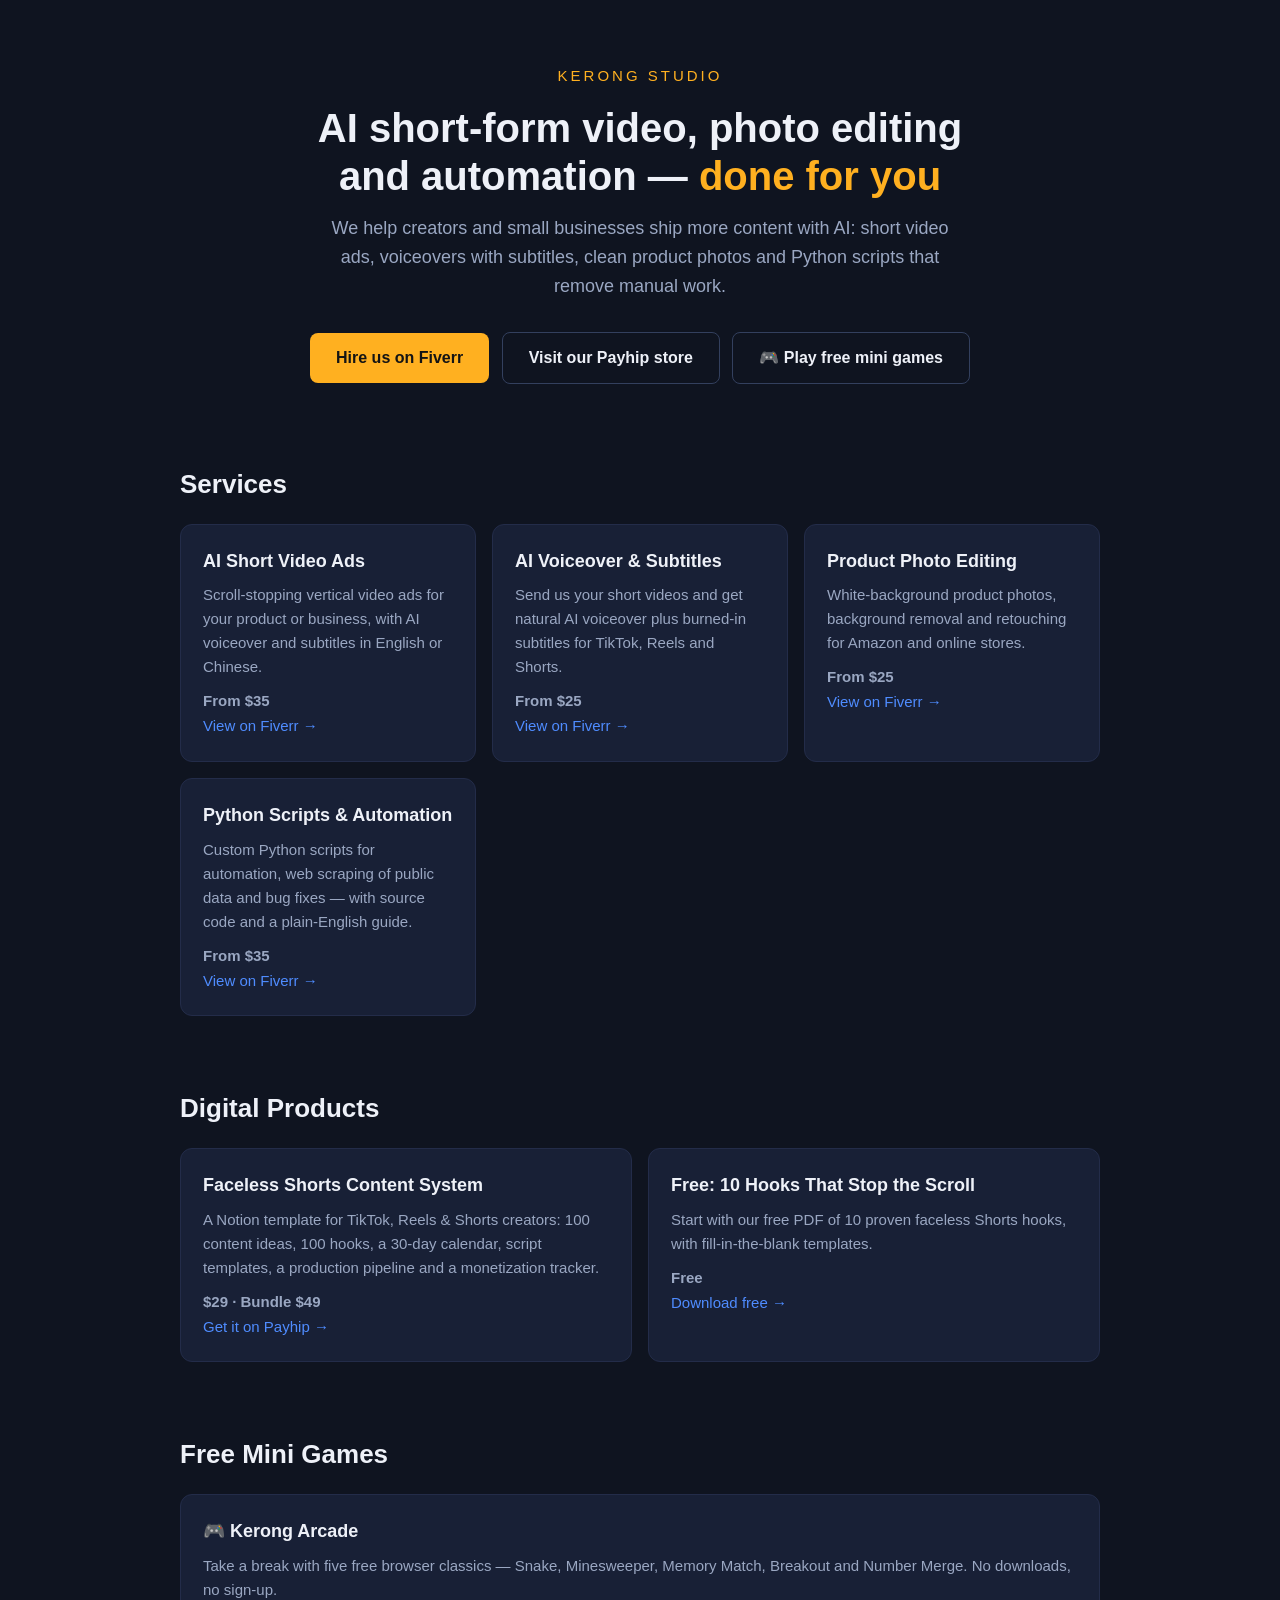
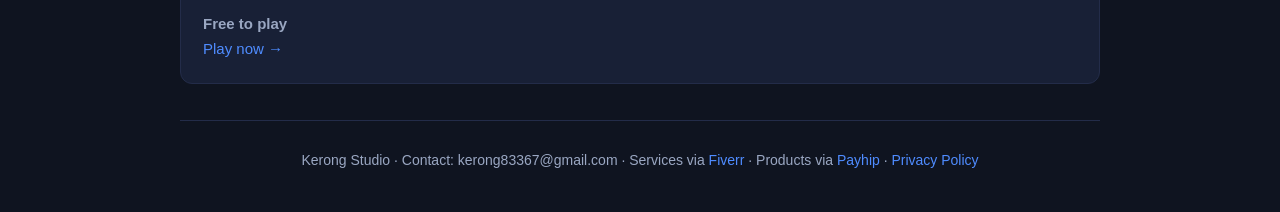
<file: index.html>
<!DOCTYPE html>
<html lang="en">
<head>
<meta charset="UTF-8">
<meta name="viewport" content="width=device-width, initial-scale=1.0">
<title>Kerong Studio — AI Short-Form Video, Photo Editing & Automation</title>
<meta name="description" content="Kerong Studio creates AI short-form video ads, voiceovers with subtitles, product photo editing and Python automation scripts for creators and small businesses.">
<style>
  :root { --bg:#0f1420; --card:#182036; --text:#eef1f8; --muted:#9aa7c2; --accent:#ffb020; --accent2:#4f8cff; }
  * { margin:0; padding:0; box-sizing:border-box; }
  body { font-family: -apple-system, "Segoe UI", Roboto, Helvetica, Arial, sans-serif; background:var(--bg); color:var(--text); line-height:1.6; }
  .wrap { max-width: 960px; margin: 0 auto; padding: 0 20px; }
  header { padding: 64px 0 40px; text-align:center; }
  .logo { font-size: 15px; letter-spacing: 3px; color: var(--accent); text-transform: uppercase; }
  h1 { font-size: 40px; line-height:1.2; margin: 16px 0 14px; }
  h1 span { color: var(--accent); }
  .sub { color: var(--muted); font-size: 18px; max-width: 640px; margin: 0 auto; }
  .cta { margin-top: 28px; }
  .btn { display:inline-block; padding: 12px 26px; border-radius: 8px; text-decoration:none; font-weight:600; margin: 4px; }
  .btn-main { background: var(--accent); color:#141414; }
  .btn-ghost { border:1px solid #33405e; color: var(--text); }
  section { padding: 36px 0; }
  h2 { font-size: 26px; margin-bottom: 18px; }
  .grid { display:grid; grid-template-columns: repeat(auto-fit, minmax(260px, 1fr)); gap: 16px; }
  .card { background: var(--card); border:1px solid #232c49; border-radius: 12px; padding: 22px; }
  .card h3 { font-size: 18px; margin-bottom: 8px; }
  .card p { color: var(--muted); font-size: 15px; }
  .price { color: var(--accent); font-weight: 700; margin-top: 10px; }
  .card a { color: var(--accent2); text-decoration: none; font-size: 15px; }
  footer { border-top: 1px solid #232c49; padding: 28px 0 40px; color: var(--muted); font-size: 14px; text-align:center; }
  footer a { color: var(--accent2); text-decoration:none; }
</style>
</head>
<body>
<div class="wrap">
  <header>
    <div class="logo">Kerong Studio</div>
    <h1>AI short-form video, photo editing<br>and automation — <span>done for you</span></h1>
    <p class="sub">We help creators and small businesses ship more content with AI: short video ads, voiceovers with subtitles, clean product photos and Python scripts that remove manual work.</p>
    <div class="cta">
      <a class="btn btn-main" href="https://www.fiverr.com/kerong_studio" target="_blank" rel="noopener">Hire us on Fiverr</a>
      <a class="btn btn-ghost" href="https://payhip.com/kerongstudio" target="_blank" rel="noopener">Visit our Payhip store</a>
      <a class="btn btn-ghost" href="games.html">🎮 Play free mini games</a>
    </div>
  </header>

  <section>
    <h2>Services</h2>
    <div class="grid">
      <div class="card">
        <h3>AI Short Video Ads</h3>
        <p>Scroll-stopping vertical video ads for your product or business, with AI voiceover and subtitles in English or Chinese.</p>
        <p class="price">From $35</p>
        <a href="https://www.fiverr.com/kerong_studio/create-an-ai-short-video-ad-for-your-product-or-business" target="_blank" rel="noopener">View on Fiverr →</a>
      </div>
      <div class="card">
        <h3>AI Voiceover &amp; Subtitles</h3>
        <p>Send us your short videos and get natural AI voiceover plus burned-in subtitles for TikTok, Reels and Shorts.</p>
        <p class="price">From $25</p>
        <a href="https://www.fiverr.com/kerong_studio/add-ai-voiceover-and-subtitles-to-your-short-videos" target="_blank" rel="noopener">View on Fiverr →</a>
      </div>
      <div class="card">
        <h3>Product Photo Editing</h3>
        <p>White-background product photos, background removal and retouching for Amazon and online stores.</p>
        <p class="price">From $25</p>
        <a href="https://www.fiverr.com/kerong_studio/edit-product-photos-on-white-background-with-removal-and-retouching-for-amazon" target="_blank" rel="noopener">View on Fiverr →</a>
      </div>
      <div class="card">
        <h3>Python Scripts &amp; Automation</h3>
        <p>Custom Python scripts for automation, web scraping of public data and bug fixes — with source code and a plain-English guide.</p>
        <p class="price">From $35</p>
        <a href="https://www.fiverr.com/kerong_studio/write-python-scripts-for-automation-web-scraping-and-bug-fixes" target="_blank" rel="noopener">View on Fiverr →</a>
      </div>
    </div>
  </section>

  <section>
    <h2>Digital Products</h2>
    <div class="grid">
      <div class="card">
        <h3>Faceless Shorts Content System</h3>
        <p>A Notion template for TikTok, Reels &amp; Shorts creators: 100 content ideas, 100 hooks, a 30-day calendar, script templates, a production pipeline and a monetization tracker.</p>
        <p class="price">$29 · Bundle $49</p>
        <a href="https://payhip.com/b/vtEnM" target="_blank" rel="noopener">Get it on Payhip →</a>
      </div>
      <div class="card">
        <h3>Free: 10 Hooks That Stop the Scroll</h3>
        <p>Start with our free PDF of 10 proven faceless Shorts hooks, with fill-in-the-blank templates.</p>
        <p class="price">Free</p>
        <a href="https://payhip.com/b/S9OrI" target="_blank" rel="noopener">Download free →</a>
      </div>
    </div>
  </section>

  <section>
    <h2>Free Mini Games</h2>
    <div class="grid">
      <div class="card">
        <h3>🎮 Kerong Arcade</h3>
        <p>Take a break with five free browser classics — Snake, Minesweeper, Memory Match, Breakout and Number Merge. No downloads, no sign-up.</p>
        <p class="price">Free to play</p>
        <a href="games.html">Play now →</a>
      </div>
    </div>
  </section>

  <footer>
    Kerong Studio · Contact: kerong83367@gmail.com · Services via <a href="https://www.fiverr.com/kerong_studio" target="_blank" rel="noopener">Fiverr</a> · Products via <a href="https://payhip.com/kerongstudio" target="_blank" rel="noopener">Payhip</a> · <a href="privacy.html">Privacy Policy</a>
  </footer>
</div>
</body>
</html>
</file>
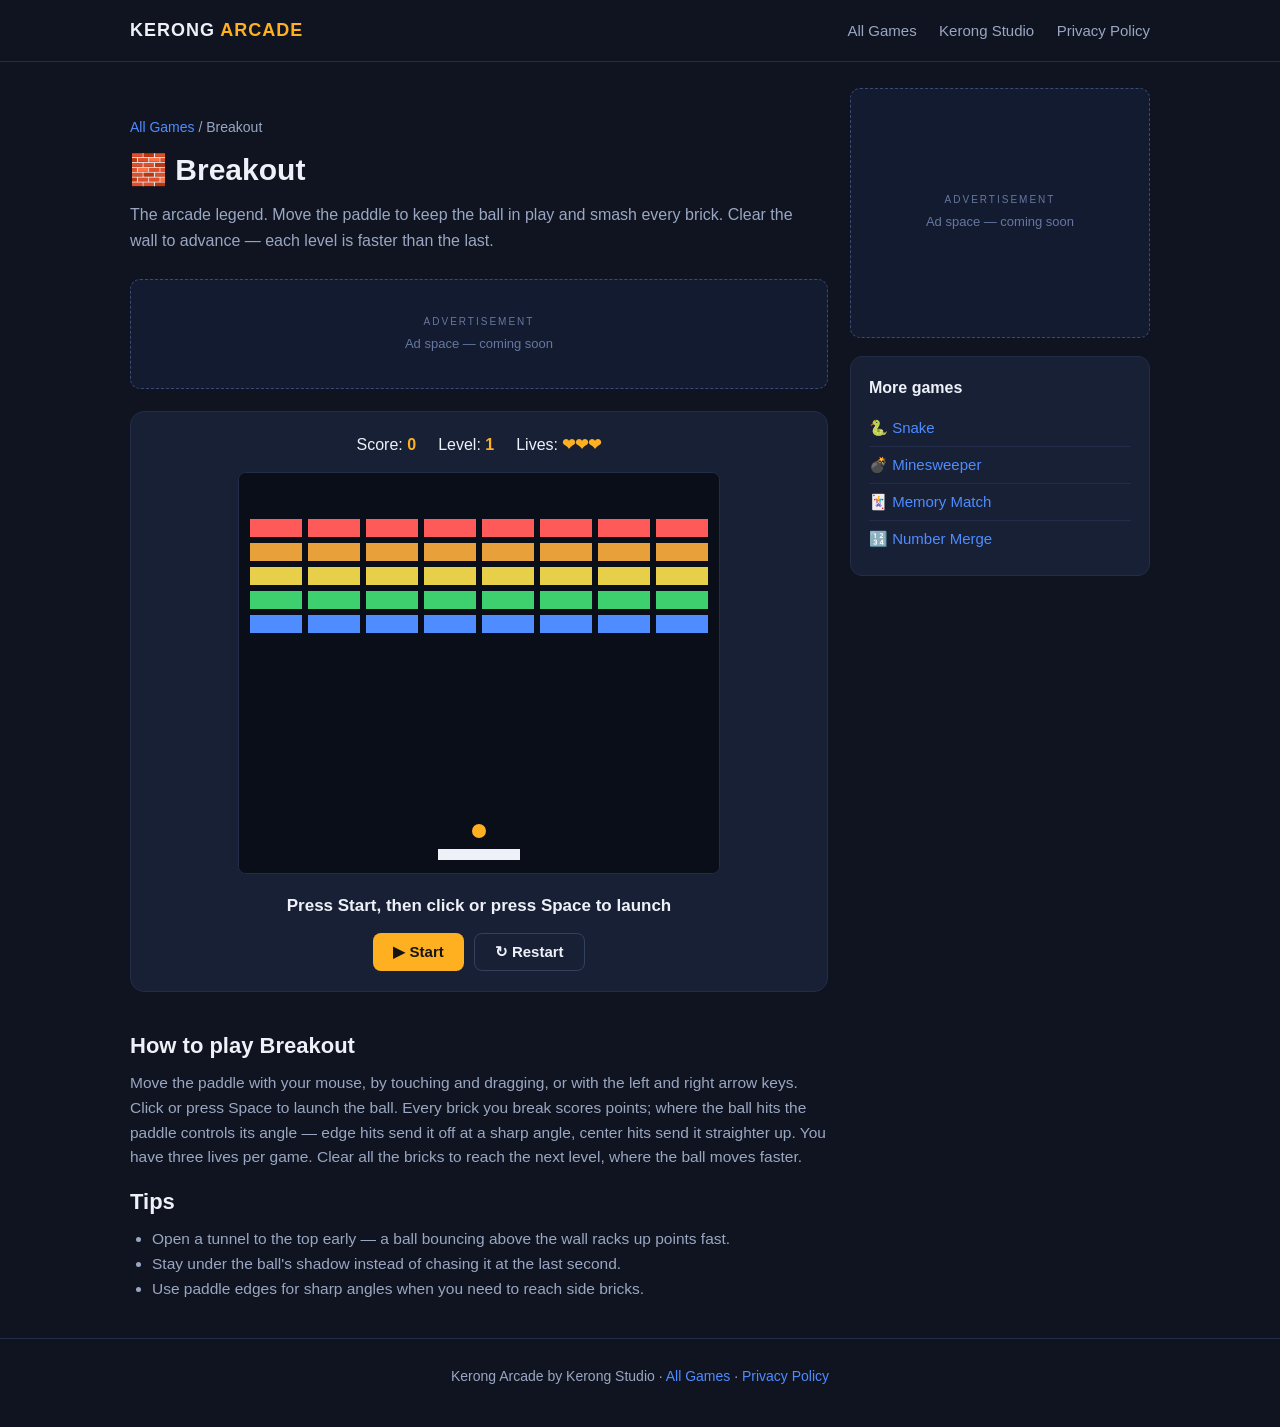
<file: game-breakout.html>
<!DOCTYPE html>
<html lang="en">
<head>
<meta charset="UTF-8">
<meta name="viewport" content="width=device-width, initial-scale=1.0">
<title>Play Breakout Online Free — Kerong Arcade</title>
<meta name="description" content="Play Breakout online for free. Bounce the ball off your paddle, smash all the bricks and clear level after level. No download needed.">
<link rel="stylesheet" href="games.css">
</head>
<body>
<header class="site">
  <div class="wrap">
    <a class="logo" href="games.html">KERONG <span>ARCADE</span></a>
    <nav class="main">
      <a href="games.html">All Games</a>
      <a href="index.html">Kerong Studio</a>
      <a href="privacy.html">Privacy Policy</a>
    </nav>
  </div>
</header>

<div class="wrap">
  <div class="layout">
    <main>
      <div class="game-head">
        <div class="crumb"><a href="games.html">All Games</a> / Breakout</div>
        <h1>🧱 Breakout</h1>
        <p class="lede">The arcade legend. Move the paddle to keep the ball in play and smash every brick. Clear the wall to advance — each level is faster than the last.</p>
      </div>

      <div class="ad-slot ad-leaderboard"><span class="ad-label">Advertisement</span><span class="ad-note">Ad space — coming soon</span></div>

      <div class="stage" style="margin-top:22px;">
        <div class="hud">
          <div>Score: <b id="score">0</b></div>
          <div>Level: <b id="level">1</b></div>
          <div>Lives: <b id="lives">❤❤❤</b></div>
        </div>
        <canvas class="game" id="board" width="480" height="400"></canvas>
        <div class="msg" id="msg">Press Start, then click or press Space to launch</div>
        <div class="controls">
          <button class="btn" id="startBtn">▶ Start</button>
          <button class="btn ghost" id="restartBtn">↻ Restart</button>
        </div>
      </div>

      <section class="text">
        <h2>How to play Breakout</h2>
        <p>Move the paddle with your mouse, by touching and dragging, or with the left and right arrow keys. Click or press Space to launch the ball. Every brick you break scores points; where the ball hits the paddle controls its angle — edge hits send it off at a sharp angle, center hits send it straighter up. You have three lives per game. Clear all the bricks to reach the next level, where the ball moves faster.</p>
        <h2>Tips</h2>
        <ul>
          <li>Open a tunnel to the top early — a ball bouncing above the wall racks up points fast.</li>
          <li>Stay under the ball's shadow instead of chasing it at the last second.</li>
          <li>Use paddle edges for sharp angles when you need to reach side bricks.</li>
        </ul>
      </section>
    </main>

    <aside>
      <div class="ad-slot ad-box"><span class="ad-label">Advertisement</span><span class="ad-note">Ad space — coming soon</span></div>
      <div class="side-card">
        <h4>More games</h4>
        <ul>
          <li>🐍 <a href="game-snake.html">Snake</a></li>
          <li>💣 <a href="game-mines.html">Minesweeper</a></li>
          <li>🃏 <a href="game-memory.html">Memory Match</a></li>
          <li>🔢 <a href="game-merge.html">Number Merge</a></li>
        </ul>
      </div>
    </aside>
  </div>
</div>

<footer class="site">
  <div class="wrap">Kerong Arcade by Kerong Studio · <a href="games.html">All Games</a> · <a href="privacy.html">Privacy Policy</a></div>
</footer>

<script>
(function(){
  var cv = document.getElementById('board'), ctx = cv.getContext('2d');
  var W = cv.width, H = cv.height;
  var scoreEl = document.getElementById('score'), levelEl = document.getElementById('level'),
      livesEl = document.getElementById('lives'), msgEl = document.getElementById('msg'),
      startBtn = document.getElementById('startBtn');
  var ROWS = 5, COLS = 8, BW = 52, BH = 18, GAP = 6, TOP = 46, LEFT = (W - (COLS*BW + (COLS-1)*GAP)) / 2;
  var COLORS = ['#ff5a5a','#e8a13a','#e8cf4a','#3ecf6f','#4f8cff'];
  var paddle, ball, bricks, score, level, lives, running = false, launched, raf = null, keys = {};

  function buildBricks(){
    bricks = [];
    for(var r=0;r<ROWS;r++) for(var c=0;c<COLS;c++) bricks.push({ x: LEFT + c*(BW+GAP), y: TOP + r*(BH+GAP), alive:true, color: COLORS[r] });
  }
  function resetBall(){
    ball = { x: W/2, y: H - 42, r: 7, dx: 0, dy: 0 };
    launched = false;
  }
  function reset(full){
    paddle = { w: 82, h: 11, x: (W-82)/2, speed: 7 };
    if(full){ score = 0; level = 1; lives = 3; }
    buildBricks(); resetBall(); updateHud(); draw();
  }
  function updateHud(){
    scoreEl.textContent = score; levelEl.textContent = level;
    livesEl.textContent = lives > 0 ? new Array(lives+1).join('❤') : '—';
  }
  function draw(){
    ctx.fillStyle = '#0a0e18'; ctx.fillRect(0,0,W,H);
    bricks.forEach(function(b){
      if(!b.alive) return;
      ctx.fillStyle = b.color; ctx.fillRect(b.x, b.y, BW, BH);
    });
    ctx.fillStyle = '#eef1f8';
    ctx.fillRect(paddle.x, H - 24, paddle.w, paddle.h);
    if(!launched){ ball.x = paddle.x + paddle.w/2; ball.y = H - 42; }
    ctx.fillStyle = '#ffb020';
    ctx.beginPath(); ctx.arc(ball.x, ball.y, ball.r, 0, Math.PI*2); ctx.fill();
  }
  function launch(){
    if(launched || !running) return;
    launched = true;
    var base = 3 + (level-1)*0.45;
    var ang = (Math.random()*0.6 + 0.35) * (Math.random() < 0.5 ? -1 : 1);
    ball.dx = base * Math.sin(ang) * 1.4;
    ball.dy = -Math.sqrt(Math.max(1, (base*1.9)*(base*1.9) - ball.dx*ball.dx));
    msgEl.textContent = ''; msgEl.className = 'msg';
  }
  function step(){
    if(keys.left) paddle.x -= paddle.speed;
    if(keys.right) paddle.x += paddle.speed;
    if(paddle.x < 0) paddle.x = 0;
    if(paddle.x + paddle.w > W) paddle.x = W - paddle.w;
    if(launched){
      ball.x += ball.dx; ball.y += ball.dy;
      if(ball.x - ball.r < 0){ ball.x = ball.r; ball.dx = Math.abs(ball.dx); }
      if(ball.x + ball.r > W){ ball.x = W - ball.r; ball.dx = -Math.abs(ball.dx); }
      if(ball.y - ball.r < 0){ ball.y = ball.r; ball.dy = Math.abs(ball.dy); }
      if(ball.dy > 0 && ball.y + ball.r >= H - 24 && ball.y + ball.r <= H - 24 + paddle.h + 4 &&
         ball.x >= paddle.x - ball.r && ball.x <= paddle.x + paddle.w + ball.r){
        var rel = (ball.x - (paddle.x + paddle.w/2)) / (paddle.w/2);
        var sp = Math.sqrt(ball.dx*ball.dx + ball.dy*ball.dy);
        var ang = rel * 1.05;
        ball.dx = sp * Math.sin(ang);
        ball.dy = -Math.abs(sp * Math.cos(ang));
        ball.y = H - 24 - ball.r;
      }
      for(var i=0;i<bricks.length;i++){
        var b = bricks[i];
        if(!b.alive) continue;
        if(ball.x + ball.r > b.x && ball.x - ball.r < b.x + BW && ball.y + ball.r > b.y && ball.y - ball.r < b.y + BH){
          b.alive = false; score += 10; updateHud();
          var fromSide = Math.min(Math.abs(ball.x + ball.r - b.x), Math.abs(ball.x - ball.r - (b.x + BW)));
          var fromTop = Math.min(Math.abs(ball.y + ball.r - b.y), Math.abs(ball.y - ball.r - (b.y + BH)));
          if(fromSide < fromTop) ball.dx = -ball.dx; else ball.dy = -ball.dy;
          break;
        }
      }
      if(bricks.every(function(b){ return !b.alive; })){
        level++; updateHud();
        msgEl.textContent = 'Level ' + level + ' — faster! Click or press Space to launch';
        msgEl.className = 'msg win';
        buildBricks(); resetBall();
      }
      if(ball.y - ball.r > H){
        lives--; updateHud();
        if(lives <= 0){
          running = false;
          msgEl.textContent = 'Game over! Final score: ' + score;
          msgEl.className = 'msg lose';
          startBtn.textContent = '▶ Start';
        } else {
          resetBall();
          msgEl.textContent = 'Ball lost — ' + lives + (lives === 1 ? ' life' : ' lives') + ' left. Click or press Space to launch';
          msgEl.className = 'msg';
        }
      }
    }
    draw();
    if(running) raf = requestAnimationFrame(step);
  }
  function startGame(){
    if(running){
      running = false;
      if(raf) cancelAnimationFrame(raf);
      startBtn.textContent = '▶ Start';
      msgEl.textContent = 'Paused'; msgEl.className = 'msg';
      return;
    }
    if(lives <= 0) reset(true);
    running = true;
    startBtn.textContent = '⏸ Pause';
    msgEl.textContent = launched ? '' : 'Click or press Space to launch the ball';
    msgEl.className = 'msg';
    raf = requestAnimationFrame(step);
  }
  function pointerX(e){
    var rect = cv.getBoundingClientRect();
    var cx = (e.touches && e.touches.length) ? e.touches[0].clientX : e.clientX;
    return (cx - rect.left) * (W / rect.width);
  }
  cv.addEventListener('mousemove', function(e){ paddle.x = pointerX(e) - paddle.w/2; });
  cv.addEventListener('touchmove', function(e){ paddle.x = pointerX(e) - paddle.w/2; e.preventDefault(); }, {passive:false});
  cv.addEventListener('click', launch);
  document.addEventListener('keydown', function(e){
    var k = e.key.toLowerCase();
    if(k === 'arrowleft' || k === 'a'){ keys.left = true; e.preventDefault(); }
    if(k === 'arrowright' || k === 'd'){ keys.right = true; e.preventDefault(); }
    if(k === ' '){ if(running) launch(); else startGame(); e.preventDefault(); }
  });
  document.addEventListener('keyup', function(e){
    var k = e.key.toLowerCase();
    if(k === 'arrowleft' || k === 'a') keys.left = false;
    if(k === 'arrowright' || k === 'd') keys.right = false;
  });
  startBtn.addEventListener('click', startGame);
  document.getElementById('restartBtn').addEventListener('click', function(){
    running = false; if(raf) cancelAnimationFrame(raf);
    reset(true); startBtn.textContent = '▶ Start';
    msgEl.textContent = 'Press Start, then click or press Space to launch'; msgEl.className = 'msg';
  });
  reset(true);
})();
</script>
</body>
</html>
</file>
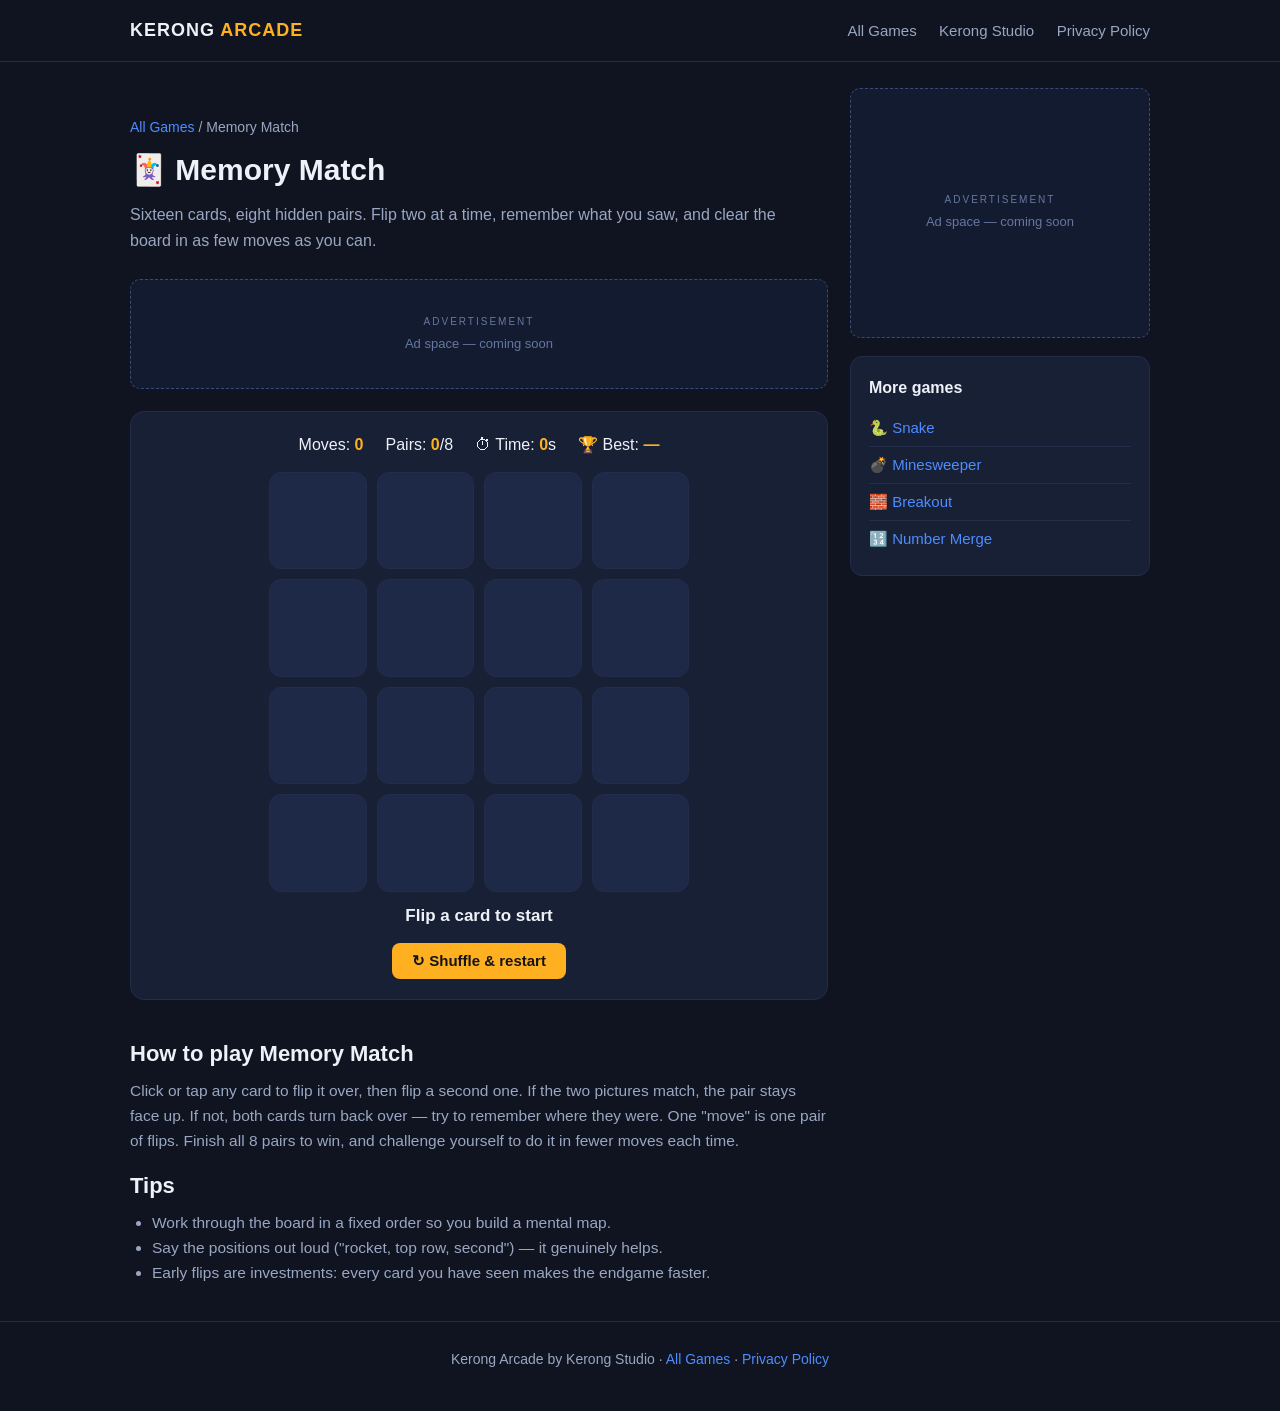
<file: game-memory.html>
<!DOCTYPE html>
<html lang="en">
<head>
<meta charset="UTF-8">
<meta name="viewport" content="width=device-width, initial-scale=1.0">
<title>Play Memory Match Online Free — Kerong Arcade</title>
<meta name="description" content="Play Memory Match online for free. Flip the cards, find all 8 pairs and finish in as few moves as possible. A quick brain workout for all ages.">
<link rel="stylesheet" href="games.css">
</head>
<body>
<header class="site">
  <div class="wrap">
    <a class="logo" href="games.html">KERONG <span>ARCADE</span></a>
    <nav class="main">
      <a href="games.html">All Games</a>
      <a href="index.html">Kerong Studio</a>
      <a href="privacy.html">Privacy Policy</a>
    </nav>
  </div>
</header>

<div class="wrap">
  <div class="layout">
    <main>
      <div class="game-head">
        <div class="crumb"><a href="games.html">All Games</a> / Memory Match</div>
        <h1>🃏 Memory Match</h1>
        <p class="lede">Sixteen cards, eight hidden pairs. Flip two at a time, remember what you saw, and clear the board in as few moves as you can.</p>
      </div>

      <div class="ad-slot ad-leaderboard"><span class="ad-label">Advertisement</span><span class="ad-note">Ad space — coming soon</span></div>

      <div class="stage" style="margin-top:22px;">
        <div class="hud">
          <div>Moves: <b id="moves">0</b></div>
          <div>Pairs: <b id="pairs">0</b>/8</div>
          <div>⏱ Time: <b id="time">0</b>s</div>
          <div>🏆 Best: <b id="best">—</b></div>
        </div>
        <div class="mem-grid" id="grid"></div>
        <div class="msg" id="msg">Flip a card to start</div>
        <div class="controls">
          <button class="btn" id="newBtn">↻ Shuffle &amp; restart</button>
        </div>
      </div>

      <section class="text">
        <h2>How to play Memory Match</h2>
        <p>Click or tap any card to flip it over, then flip a second one. If the two pictures match, the pair stays face up. If not, both cards turn back over — try to remember where they were. One "move" is one pair of flips. Finish all 8 pairs to win, and challenge yourself to do it in fewer moves each time.</p>
        <h2>Tips</h2>
        <ul>
          <li>Work through the board in a fixed order so you build a mental map.</li>
          <li>Say the positions out loud ("rocket, top row, second") — it genuinely helps.</li>
          <li>Early flips are investments: every card you have seen makes the endgame faster.</li>
        </ul>
      </section>
    </main>

    <aside>
      <div class="ad-slot ad-box"><span class="ad-label">Advertisement</span><span class="ad-note">Ad space — coming soon</span></div>
      <div class="side-card">
        <h4>More games</h4>
        <ul>
          <li>🐍 <a href="game-snake.html">Snake</a></li>
          <li>💣 <a href="game-mines.html">Minesweeper</a></li>
          <li>🧱 <a href="game-breakout.html">Breakout</a></li>
          <li>🔢 <a href="game-merge.html">Number Merge</a></li>
        </ul>
      </div>
    </aside>
  </div>
</div>

<footer class="site">
  <div class="wrap">Kerong Arcade by Kerong Studio · <a href="games.html">All Games</a> · <a href="privacy.html">Privacy Policy</a></div>
</footer>

<script>
(function(){
  var ICONS = ['🚀','🍕','🎸','🐱','🌵','🍩','⚽','🎧'];
  var gridEl = document.getElementById('grid'), movesEl = document.getElementById('moves'),
      pairsEl = document.getElementById('pairs'), timeEl = document.getElementById('time'),
      bestEl = document.getElementById('best'), msgEl = document.getElementById('msg');
  var first = null, lock = false, moves, pairs, seconds, timer = null, started, best = null;

  function shuffle(a){
    for(var i=a.length-1;i>0;i--){ var j = Math.floor(Math.random()*(i+1)); var t=a[i]; a[i]=a[j]; a[j]=t; }
    return a;
  }
  function build(){
    var deck = shuffle(ICONS.concat(ICONS));
    gridEl.innerHTML = '';
    deck.forEach(function(icon){
      var d = document.createElement('div');
      d.className = 'mem-card'; d.setAttribute('data-icon', icon);
      d.innerHTML = '<span class="face">' + icon + '</span>';
      d.addEventListener('click', function(){ flip(d); });
      gridEl.appendChild(d);
    });
    first = null; lock = false; moves = 0; pairs = 0; seconds = 0; started = false;
    if(timer){ clearInterval(timer); timer = null; }
    movesEl.textContent = '0'; pairsEl.textContent = '0'; timeEl.textContent = '0';
    msgEl.textContent = 'Flip a card to start'; msgEl.className = 'msg';
  }
  function flip(card){
    if(lock || card.classList.contains('open') || card.classList.contains('done')) return;
    if(!started){
      started = true;
      timer = setInterval(function(){ seconds++; timeEl.textContent = seconds; }, 1000);
    }
    card.classList.add('open');
    if(!first){ first = card; return; }
    moves++; movesEl.textContent = moves;
    if(first.getAttribute('data-icon') === card.getAttribute('data-icon')){
      first.classList.add('done'); card.classList.add('done');
      first = null; pairs++; pairsEl.textContent = pairs;
      if(pairs === 8){
        clearInterval(timer); timer = null;
        if(best === null || moves < best){ best = moves; bestEl.textContent = best; }
        msgEl.textContent = '🎉 Board cleared in ' + moves + ' moves and ' + seconds + ' seconds!';
        msgEl.className = 'msg win';
      }
    } else {
      lock = true;
      var a = first; first = null;
      setTimeout(function(){ a.classList.remove('open'); card.classList.remove('open'); lock = false; }, 650);
    }
  }
  document.getElementById('newBtn').addEventListener('click', build);
  build();
})();
</script>
</body>
</html>
</file>
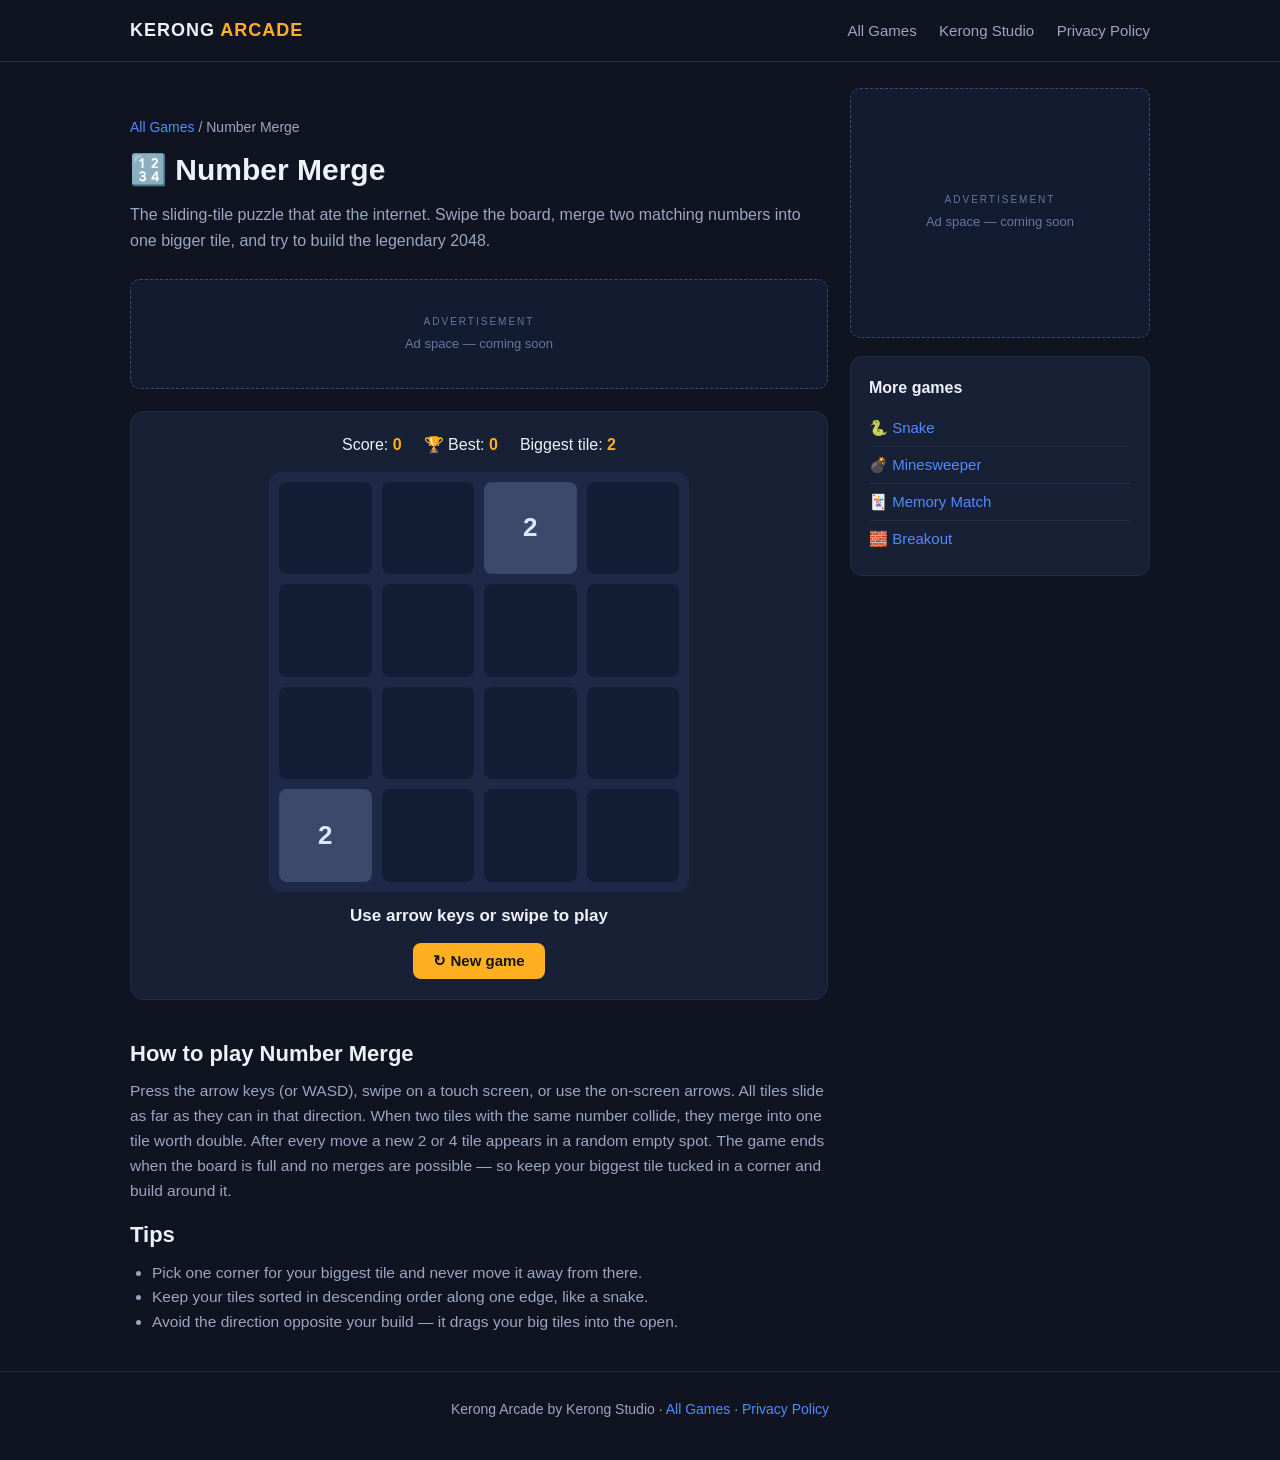
<file: game-merge.html>
<!DOCTYPE html>
<html lang="en">
<head>
<meta charset="UTF-8">
<meta name="viewport" content="width=device-width, initial-scale=1.0">
<title>Play Number Merge (2048) Online Free — Kerong Arcade</title>
<meta name="description" content="Play Number Merge online for free — the addictive 2048 sliding tile puzzle. Merge matching numbers, build bigger tiles and chase the 2048 tile.">
<link rel="stylesheet" href="games.css">
</head>
<body>
<header class="site">
  <div class="wrap">
    <a class="logo" href="games.html">KERONG <span>ARCADE</span></a>
    <nav class="main">
      <a href="games.html">All Games</a>
      <a href="index.html">Kerong Studio</a>
      <a href="privacy.html">Privacy Policy</a>
    </nav>
  </div>
</header>

<div class="wrap">
  <div class="layout">
    <main>
      <div class="game-head">
        <div class="crumb"><a href="games.html">All Games</a> / Number Merge</div>
        <h1>🔢 Number Merge</h1>
        <p class="lede">The sliding-tile puzzle that ate the internet. Swipe the board, merge two matching numbers into one bigger tile, and try to build the legendary 2048.</p>
      </div>

      <div class="ad-slot ad-leaderboard"><span class="ad-label">Advertisement</span><span class="ad-note">Ad space — coming soon</span></div>

      <div class="stage" style="margin-top:22px;">
        <div class="hud">
          <div>Score: <b id="score">0</b></div>
          <div>🏆 Best: <b id="best">0</b></div>
          <div>Biggest tile: <b id="max">2</b></div>
        </div>
        <div class="merge-board" id="board"></div>
        <div class="msg" id="msg">Use arrow keys or swipe to play</div>
        <div class="controls">
          <button class="btn" id="newBtn">↻ New game</button>
        </div>
        <div class="dpad" id="dpad">
          <span></span><button data-dir="up">▲</button><span></span>
          <button data-dir="left">◀</button><button data-dir="down">▼</button><button data-dir="right">▶</button>
        </div>
      </div>

      <section class="text">
        <h2>How to play Number Merge</h2>
        <p>Press the arrow keys (or WASD), swipe on a touch screen, or use the on-screen arrows. All tiles slide as far as they can in that direction. When two tiles with the same number collide, they merge into one tile worth double. After every move a new 2 or 4 tile appears in a random empty spot. The game ends when the board is full and no merges are possible — so keep your biggest tile tucked in a corner and build around it.</p>
        <h2>Tips</h2>
        <ul>
          <li>Pick one corner for your biggest tile and never move it away from there.</li>
          <li>Keep your tiles sorted in descending order along one edge, like a snake.</li>
          <li>Avoid the direction opposite your build — it drags your big tiles into the open.</li>
        </ul>
      </section>
    </main>

    <aside>
      <div class="ad-slot ad-box"><span class="ad-label">Advertisement</span><span class="ad-note">Ad space — coming soon</span></div>
      <div class="side-card">
        <h4>More games</h4>
        <ul>
          <li>🐍 <a href="game-snake.html">Snake</a></li>
          <li>💣 <a href="game-mines.html">Minesweeper</a></li>
          <li>🃏 <a href="game-memory.html">Memory Match</a></li>
          <li>🧱 <a href="game-breakout.html">Breakout</a></li>
        </ul>
      </div>
    </aside>
  </div>
</div>

<footer class="site">
  <div class="wrap">Kerong Arcade by Kerong Studio · <a href="games.html">All Games</a> · <a href="privacy.html">Privacy Policy</a></div>
</footer>

<script>
(function(){
  var boardEl = document.getElementById('board'), scoreEl = document.getElementById('score'),
      bestEl = document.getElementById('best'), maxEl = document.getElementById('max'),
      msgEl = document.getElementById('msg');
  var grid, score, best = 0, won = false, over = false;

  function emptyCells(){
    var out = [];
    for(var r=0;r<4;r++) for(var c=0;c<4;c++) if(!grid[r][c]) out.push([r,c]);
    return out;
  }
  function spawn(){
    var e = emptyCells();
    if(!e.length) return;
    var cell = e[Math.floor(Math.random()*e.length)];
    grid[cell[0]][cell[1]] = Math.random() < 0.9 ? 2 : 4;
  }
  function render(){
    boardEl.innerHTML = '';
    var max = 0;
    for(var r=0;r<4;r++) for(var c=0;c<4;c++){
      var v = grid[r][c];
      if(v > max) max = v;
      var d = document.createElement('div');
      d.className = 'merge-tile' + (v ? ' v' + Math.min(v, 2048) : '');
      d.textContent = v ? v : '';
      boardEl.appendChild(d);
    }
    scoreEl.textContent = score; bestEl.textContent = best; maxEl.textContent = max || 2;
  }
  function slide(row){
    var arr = row.filter(function(v){ return v; }), gained = 0;
    for(var i=0;i<arr.length-1;i++){
      if(arr[i] === arr[i+1]){ arr[i] *= 2; gained += arr[i]; arr.splice(i+1, 1); }
    }
    while(arr.length < 4) arr.push(0);
    return { row: arr, gained: gained };
  }
  function move(dirName){
    if(over) return;
    var before = JSON.stringify(grid), gained = 0;
    function line(i){
      if(dirName === 'left') return grid[i].slice();
      if(dirName === 'right') return grid[i].slice().reverse();
      if(dirName === 'up'){ var col = []; for(var r=0;r<4;r++) col.push(grid[r][i]); return col; }
      var col2 = []; for(var r2=3;r2>=0;r2--) col2.push(grid[r2][i]); return col2;
    }
    function put(i, arr){
      if(dirName === 'left') grid[i] = arr;
      else if(dirName === 'right') grid[i] = arr.slice().reverse();
      else if(dirName === 'up'){ for(var r=0;r<4;r++) grid[r][i] = arr[r]; }
      else { for(var r3=0;r3<4;r3++) grid[3-r3][i] = arr[r3]; }
    }
    for(var i=0;i<4;i++){
      var res = slide(line(i));
      gained += res.gained;
      put(i, res.row);
    }
    if(JSON.stringify(grid) === before) return;
    score += gained;
    if(score > best) best = score;
    spawn(); render();
    if(!won && grid.some(function(row){ return row.indexOf(2048) >= 0; })){
      won = true;
      msgEl.textContent = '🎉 You built the 2048 tile! Keep going for a bigger score.';
      msgEl.className = 'msg win';
    }
    if(!canMove()){
      over = true;
      msgEl.textContent = 'Game over! Final score: ' + score;
      msgEl.className = 'msg lose';
    }
  }
  function canMove(){
    if(emptyCells().length) return true;
    for(var r=0;r<4;r++) for(var c=0;c<4;c++){
      if(c<3 && grid[r][c] === grid[r][c+1]) return true;
      if(r<3 && grid[r][c] === grid[r+1][c]) return true;
    }
    return false;
  }
  function build(){
    grid = [[0,0,0,0],[0,0,0,0],[0,0,0,0],[0,0,0,0]];
    score = 0; won = false; over = false;
    spawn(); spawn(); render();
    msgEl.textContent = 'Use arrow keys or swipe to play'; msgEl.className = 'msg';
  }
  document.addEventListener('keydown', function(e){
    var k = e.key.toLowerCase();
    if(k==='arrowup'||k==='w'){ move('up'); e.preventDefault(); }
    else if(k==='arrowdown'||k==='s'){ move('down'); e.preventDefault(); }
    else if(k==='arrowleft'||k==='a'){ move('left'); e.preventDefault(); }
    else if(k==='arrowright'||k==='d'){ move('right'); e.preventDefault(); }
  });
  var tx = 0, ty = 0;
  boardEl.addEventListener('touchstart', function(e){ tx = e.touches[0].clientX; ty = e.touches[0].clientY; }, {passive:true});
  boardEl.addEventListener('touchend', function(e){
    var dx = e.changedTouches[0].clientX - tx, dy = e.changedTouches[0].clientY - ty;
    if(Math.abs(dx) < 24 && Math.abs(dy) < 24) return;
    if(Math.abs(dx) > Math.abs(dy)) move(dx > 0 ? 'right' : 'left'); else move(dy > 0 ? 'down' : 'up');
  }, {passive:true});
  document.getElementById('dpad').addEventListener('click', function(e){
    var d = e.target.getAttribute && e.target.getAttribute('data-dir');
    if(d) move(d);
  });
  document.getElementById('newBtn').addEventListener('click', build);
  build();
})();
</script>
</body>
</html>
</file>
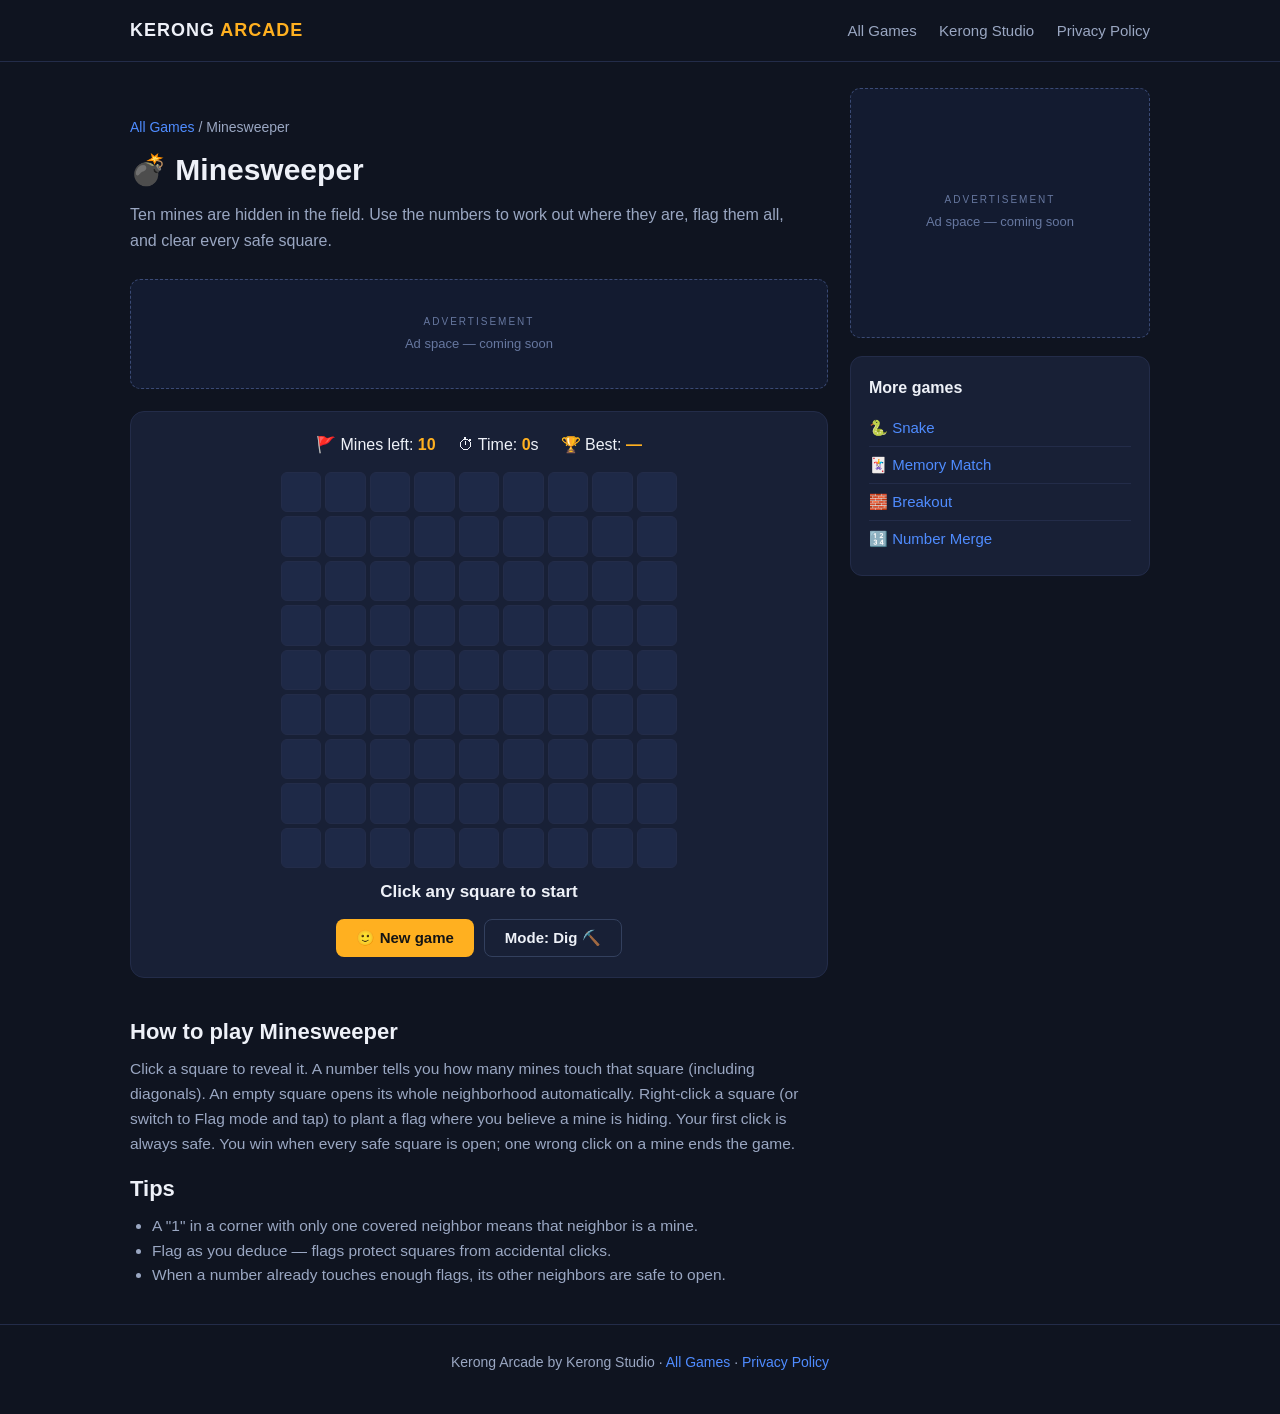
<file: game-mines.html>
<!DOCTYPE html>
<html lang="en">
<head>
<meta charset="UTF-8">
<meta name="viewport" content="width=device-width, initial-scale=1.0">
<title>Play Minesweeper Online Free — Kerong Arcade</title>
<meta name="description" content="Play Minesweeper online for free. Clear the 9x9 field, flag the 10 hidden mines and beat your best time. No download, works on mobile and desktop.">
<link rel="stylesheet" href="games.css">
</head>
<body>
<header class="site">
  <div class="wrap">
    <a class="logo" href="games.html">KERONG <span>ARCADE</span></a>
    <nav class="main">
      <a href="games.html">All Games</a>
      <a href="index.html">Kerong Studio</a>
      <a href="privacy.html">Privacy Policy</a>
    </nav>
  </div>
</header>

<div class="wrap">
  <div class="layout">
    <main>
      <div class="game-head">
        <div class="crumb"><a href="games.html">All Games</a> / Minesweeper</div>
        <h1>💣 Minesweeper</h1>
        <p class="lede">Ten mines are hidden in the field. Use the numbers to work out where they are, flag them all, and clear every safe square.</p>
      </div>

      <div class="ad-slot ad-leaderboard"><span class="ad-label">Advertisement</span><span class="ad-note">Ad space — coming soon</span></div>

      <div class="stage" style="margin-top:22px;">
        <div class="hud">
          <div>🚩 Mines left: <b id="left">10</b></div>
          <div>⏱ Time: <b id="time">0</b>s</div>
          <div>🏆 Best: <b id="best">—</b></div>
        </div>
        <div class="mine-grid" id="grid"></div>
        <div class="msg" id="msg">Click any square to start</div>
        <div class="controls">
          <button class="btn" id="newBtn">🙂 New game</button>
          <button class="btn ghost" id="modeBtn">Mode: Dig ⛏️</button>
        </div>
      </div>

      <section class="text">
        <h2>How to play Minesweeper</h2>
        <p>Click a square to reveal it. A number tells you how many mines touch that square (including diagonals). An empty square opens its whole neighborhood automatically. Right-click a square (or switch to Flag mode and tap) to plant a flag where you believe a mine is hiding. Your first click is always safe. You win when every safe square is open; one wrong click on a mine ends the game.</p>
        <h2>Tips</h2>
        <ul>
          <li>A "1" in a corner with only one covered neighbor means that neighbor is a mine.</li>
          <li>Flag as you deduce — flags protect squares from accidental clicks.</li>
          <li>When a number already touches enough flags, its other neighbors are safe to open.</li>
        </ul>
      </section>
    </main>

    <aside>
      <div class="ad-slot ad-box"><span class="ad-label">Advertisement</span><span class="ad-note">Ad space — coming soon</span></div>
      <div class="side-card">
        <h4>More games</h4>
        <ul>
          <li>🐍 <a href="game-snake.html">Snake</a></li>
          <li>🃏 <a href="game-memory.html">Memory Match</a></li>
          <li>🧱 <a href="game-breakout.html">Breakout</a></li>
          <li>🔢 <a href="game-merge.html">Number Merge</a></li>
        </ul>
      </div>
    </aside>
  </div>
</div>

<footer class="site">
  <div class="wrap">Kerong Arcade by Kerong Studio · <a href="games.html">All Games</a> · <a href="privacy.html">Privacy Policy</a></div>
</footer>

<script>
(function(){
  var N = 9, MINES = 10;
  var gridEl = document.getElementById('grid'), leftEl = document.getElementById('left'),
      timeEl = document.getElementById('time'), bestEl = document.getElementById('best'),
      msgEl = document.getElementById('msg'), modeBtn = document.getElementById('modeBtn');
  var cells, started, over, won, flags, opened, seconds, timer, flagMode = false, best = null;
  var COLORS = ['', '#4f8cff', '#3ecf6f', '#ff5a5a', '#b06ce8', '#ffb020', '#39c2c9', '#e8e8e8', '#9aa7c2'];

  function neighbors(i){
    var r = Math.floor(i/N), c = i%N, out = [];
    for(var dr=-1; dr<=1; dr++) for(var dc=-1; dc<=1; dc++){
      if(!dr && !dc) continue;
      var nr = r+dr, nc = c+dc;
      if(nr>=0 && nr<N && nc>=0 && nc<N) out.push(nr*N+nc);
    }
    return out;
  }
  function build(){
    cells = [];
    for(var i=0;i<N*N;i++) cells.push({ mine:false, open:false, flag:false, n:0, el:null });
    gridEl.innerHTML = '';
    cells.forEach(function(cell, i){
      var b = document.createElement('button');
      b.className = 'mine-cell'; b.type = 'button';
      b.addEventListener('click', function(){ tap(i); });
      b.addEventListener('contextmenu', function(e){ e.preventDefault(); toggleFlag(i); });
      cell.el = b; gridEl.appendChild(b);
    });
    started = false; over = false; won = false; flags = 0; opened = 0; seconds = 0;
    stopTimer(); timeEl.textContent = '0'; leftEl.textContent = MINES;
    msgEl.textContent = 'Click any square to start'; msgEl.className = 'msg';
    document.getElementById('newBtn').textContent = '🙂 New game';
  }
  function plantMines(safe){
    var banned = {}; banned[safe] = true;
    neighbors(safe).forEach(function(i){ banned[i] = true; });
    var placed = 0;
    while(placed < MINES){
      var i = Math.floor(Math.random()*N*N);
      if(cells[i].mine || banned[i]) continue;
      cells[i].mine = true; placed++;
    }
    cells.forEach(function(cell, i){
      cell.n = neighbors(i).filter(function(j){ return cells[j].mine; }).length;
    });
  }
  function startTimer(){
    timer = setInterval(function(){ seconds++; timeEl.textContent = seconds; }, 1000);
  }
  function stopTimer(){ if(timer){ clearInterval(timer); timer = null; } }
  function toggleFlag(i){
    if(over) return;
    var cell = cells[i];
    if(cell.open) return;
    cell.flag = !cell.flag;
    flags += cell.flag ? 1 : -1;
    cell.el.textContent = cell.flag ? '🚩' : '';
    leftEl.textContent = MINES - flags;
  }
  function tap(i){
    if(over) return;
    if(flagMode){ toggleFlag(i); return; }
    var cell = cells[i];
    if(cell.flag || cell.open) return;
    if(!started){ started = true; plantMines(i); startTimer(); }
    if(cell.mine){ lose(i); return; }
    reveal(i);
    if(opened === N*N - MINES) win();
  }
  function reveal(i){
    var stack = [i];
    while(stack.length){
      var j = stack.pop(), cell = cells[j];
      if(cell.open || cell.flag) continue;
      cell.open = true; opened++;
      cell.el.classList.add('open');
      cell.el.textContent = cell.n ? cell.n : '';
      cell.el.style.color = COLORS[cell.n] || '';
      if(cell.n === 0) neighbors(j).forEach(function(k){ if(!cells[k].open) stack.push(k); });
    }
  }
  function lose(hit){
    over = true; stopTimer();
    cells.forEach(function(cell){
      if(cell.mine){ cell.el.textContent = '💣'; cell.el.classList.add('open'); }
      if(cell.flag && !cell.mine) cell.el.textContent = '❌';
    });
    cells[hit].el.classList.add('boom');
    msgEl.textContent = 'Boom! That was a mine. Try again!'; msgEl.className = 'msg lose';
    document.getElementById('newBtn').textContent = '😵 New game';
  }
  function win(){
    over = true; won = true; stopTimer();
    cells.forEach(function(cell){ if(cell.mine && !cell.flag){ cell.flag = true; cell.el.textContent = '🚩'; } });
    leftEl.textContent = '0';
    if(best === null || seconds < best){ best = seconds; bestEl.textContent = best + 's'; }
    msgEl.textContent = '🎉 You cleared the field in ' + seconds + ' seconds!'; msgEl.className = 'msg win';
    document.getElementById('newBtn').textContent = '😎 New game';
  }
  modeBtn.addEventListener('click', function(){
    flagMode = !flagMode;
    modeBtn.textContent = flagMode ? 'Mode: Flag 🚩' : 'Mode: Dig ⛏️';
  });
  document.getElementById('newBtn').addEventListener('click', build);
  build();
})();
</script>
</body>
</html>
</file>
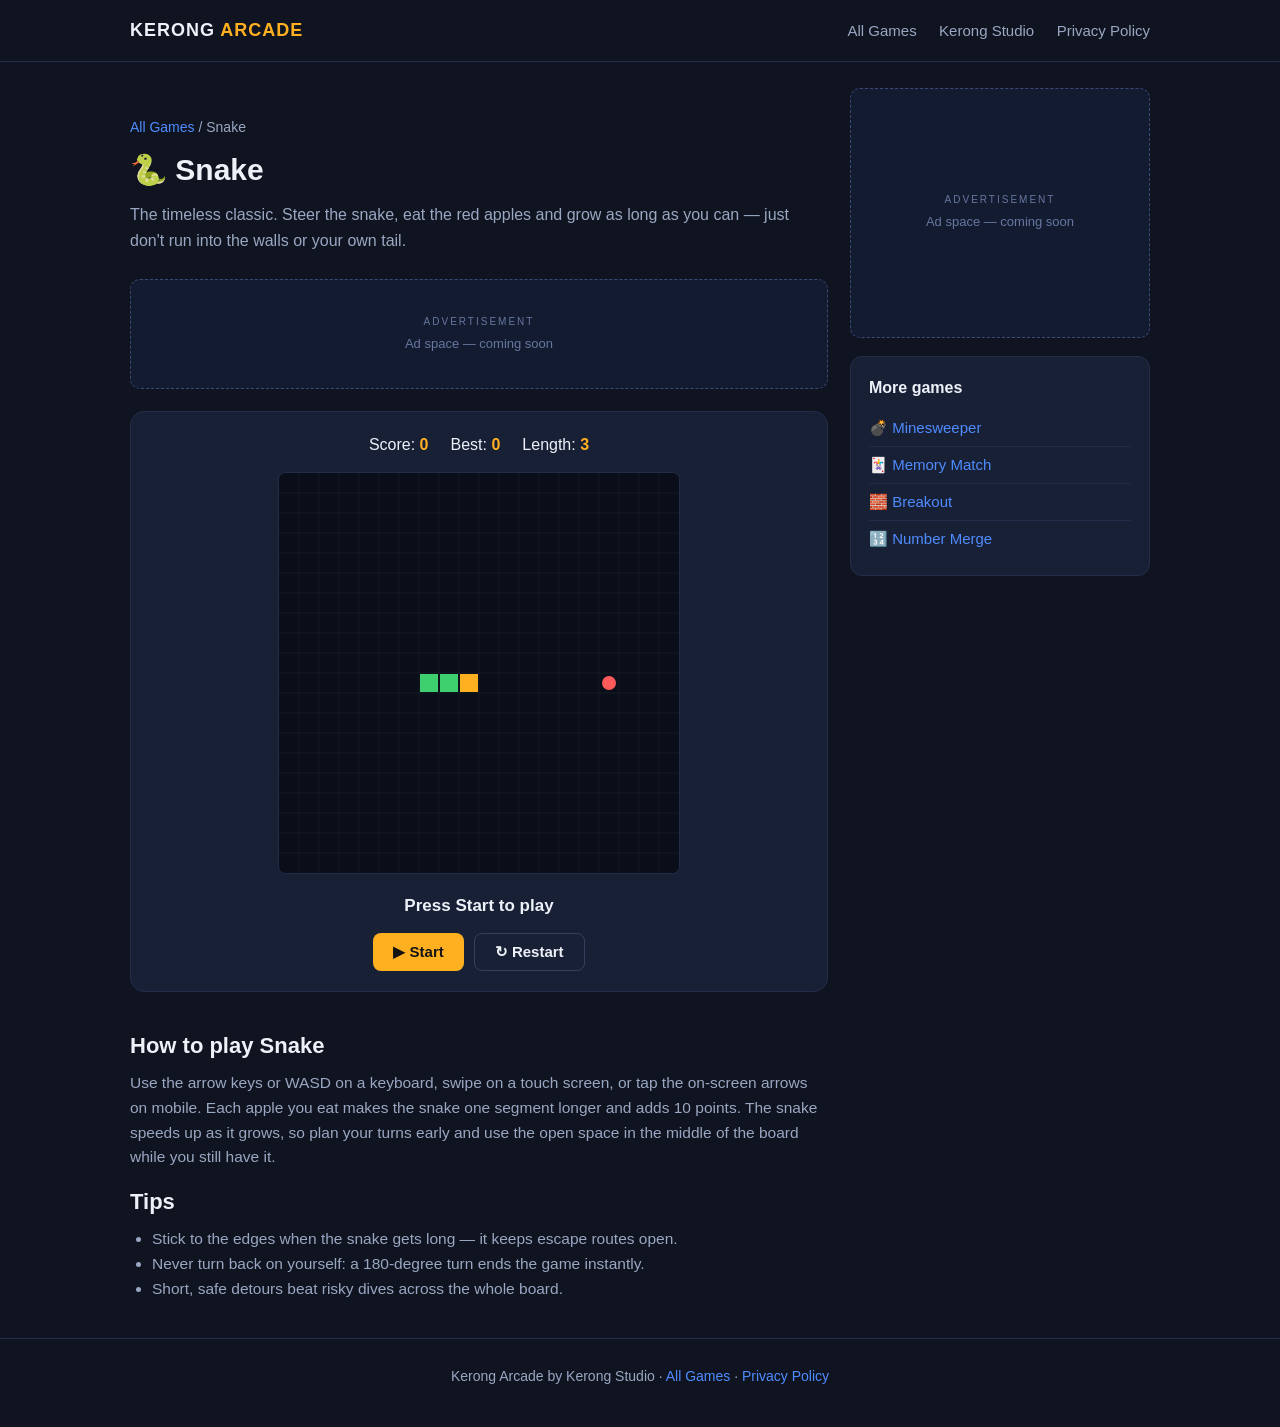
<file: game-snake.html>
<!DOCTYPE html>
<html lang="en">
<head>
<meta charset="UTF-8">
<meta name="viewport" content="width=device-width, initial-scale=1.0">
<title>Play Snake Online Free — Kerong Arcade</title>
<meta name="description" content="Play the classic Snake game online for free. Eat apples, grow longer, beat your high score. Works on desktop and mobile, no download needed.">
<link rel="stylesheet" href="games.css">
</head>
<body>
<header class="site">
  <div class="wrap">
    <a class="logo" href="games.html">KERONG <span>ARCADE</span></a>
    <nav class="main">
      <a href="games.html">All Games</a>
      <a href="index.html">Kerong Studio</a>
      <a href="privacy.html">Privacy Policy</a>
    </nav>
  </div>
</header>

<div class="wrap">
  <div class="layout">
    <main>
      <div class="game-head">
        <div class="crumb"><a href="games.html">All Games</a> / Snake</div>
        <h1>🐍 Snake</h1>
        <p class="lede">The timeless classic. Steer the snake, eat the red apples and grow as long as you can — just don't run into the walls or your own tail.</p>
      </div>

      <div class="ad-slot ad-leaderboard"><span class="ad-label">Advertisement</span><span class="ad-note">Ad space — coming soon</span></div>

      <div class="stage" style="margin-top:22px;">
        <div class="hud">
          <div>Score: <b id="score">0</b></div>
          <div>Best: <b id="best">0</b></div>
          <div>Length: <b id="len">3</b></div>
        </div>
        <canvas class="game" id="board" width="400" height="400"></canvas>
        <div class="msg" id="msg">Press Start to play</div>
        <div class="controls">
          <button class="btn" id="startBtn">▶ Start</button>
          <button class="btn ghost" id="restartBtn">↻ Restart</button>
        </div>
        <div class="dpad" id="dpad">
          <span></span><button data-dir="up">▲</button><span></span>
          <button data-dir="left">◀</button><button data-dir="down">▼</button><button data-dir="right">▶</button>
        </div>
      </div>

      <section class="text">
        <h2>How to play Snake</h2>
        <p>Use the arrow keys or WASD on a keyboard, swipe on a touch screen, or tap the on-screen arrows on mobile. Each apple you eat makes the snake one segment longer and adds 10 points. The snake speeds up as it grows, so plan your turns early and use the open space in the middle of the board while you still have it.</p>
        <h2>Tips</h2>
        <ul>
          <li>Stick to the edges when the snake gets long — it keeps escape routes open.</li>
          <li>Never turn back on yourself: a 180-degree turn ends the game instantly.</li>
          <li>Short, safe detours beat risky dives across the whole board.</li>
        </ul>
      </section>
    </main>

    <aside>
      <div class="ad-slot ad-box"><span class="ad-label">Advertisement</span><span class="ad-note">Ad space — coming soon</span></div>
      <div class="side-card">
        <h4>More games</h4>
        <ul>
          <li>💣 <a href="game-mines.html">Minesweeper</a></li>
          <li>🃏 <a href="game-memory.html">Memory Match</a></li>
          <li>🧱 <a href="game-breakout.html">Breakout</a></li>
          <li>🔢 <a href="game-merge.html">Number Merge</a></li>
        </ul>
      </div>
    </aside>
  </div>
</div>

<footer class="site">
  <div class="wrap">Kerong Arcade by Kerong Studio · <a href="games.html">All Games</a> · <a href="privacy.html">Privacy Policy</a></div>
</footer>

<script>
(function(){
  var cv = document.getElementById('board'), ctx = cv.getContext('2d');
  var CELL = 20, N = 20;
  var snake, dir, nextDir, food, score, best = 0, timer = null, speed, alive;
  var scoreEl = document.getElementById('score'), bestEl = document.getElementById('best'),
      lenEl = document.getElementById('len'), msgEl = document.getElementById('msg'),
      startBtn = document.getElementById('startBtn');

  function placeFood(){
    while(true){
      var f = { x: Math.floor(Math.random()*N), y: Math.floor(Math.random()*N) };
      var hit = false;
      for(var i=0;i<snake.length;i++){ if(snake[i].x===f.x && snake[i].y===f.y){ hit=true; break; } }
      if(!hit){ food = f; return; }
    }
  }
  function reset(){
    snake = [{x:9,y:10},{x:8,y:10},{x:7,y:10}];
    dir = {x:1,y:0}; nextDir = dir; score = 0; speed = 130; alive = true;
    placeFood(); updateHud(); draw();
  }
  function updateHud(){ scoreEl.textContent = score; bestEl.textContent = best; lenEl.textContent = snake.length; }
  function draw(){
    ctx.fillStyle = '#0a0e18'; ctx.fillRect(0,0,cv.width,cv.height);
    ctx.strokeStyle = 'rgba(255,255,255,0.04)';
    for(var i=1;i<N;i++){
      ctx.beginPath(); ctx.moveTo(i*CELL,0); ctx.lineTo(i*CELL,cv.height); ctx.stroke();
      ctx.beginPath(); ctx.moveTo(0,i*CELL); ctx.lineTo(cv.width,i*CELL); ctx.stroke();
    }
    ctx.fillStyle = '#ff5a5a';
    ctx.beginPath(); ctx.arc(food.x*CELL+10, food.y*CELL+10, 7, 0, Math.PI*2); ctx.fill();
    for(var j=0;j<snake.length;j++){
      ctx.fillStyle = j===0 ? '#ffb020' : '#3ecf6f';
      ctx.fillRect(snake[j].x*CELL+1, snake[j].y*CELL+1, CELL-2, CELL-2);
    }
  }
  function step(){
    dir = nextDir;
    var head = { x: snake[0].x + dir.x, y: snake[0].y + dir.y };
    if(head.x<0 || head.y<0 || head.x>=N || head.y>=N){ return gameOver(); }
    for(var i=0;i<snake.length;i++){ if(snake[i].x===head.x && snake[i].y===head.y){ return gameOver(); } }
    snake.unshift(head);
    if(head.x===food.x && head.y===food.y){
      score += 10;
      if(score > best) best = score;
      placeFood();
      if(speed > 65){ speed -= 3; restartTimer(); }
    } else { snake.pop(); }
    updateHud(); draw();
  }
  function restartTimer(){ if(timer){ clearInterval(timer); timer = setInterval(step, speed); } }
  function gameOver(){
    alive = false; stopGame();
    msgEl.textContent = 'Game over! Score: ' + score;
    msgEl.className = 'msg lose';
    startBtn.textContent = '▶ Start';
  }
  function startGame(){
    if(timer){ stopGame(); startBtn.textContent = '▶ Start'; msgEl.textContent = 'Paused'; msgEl.className='msg'; return; }
    if(!alive) reset();
    msgEl.textContent = ''; msgEl.className = 'msg';
    timer = setInterval(step, speed);
    startBtn.textContent = '⏸ Pause';
  }
  function stopGame(){ if(timer){ clearInterval(timer); timer = null; } }
  function setDir(x,y){
    if(dir.x === -x && dir.y === -y) return;
    if(dir.x === x && dir.y === y) return;
    nextDir = {x:x, y:y};
  }
  document.addEventListener('keydown', function(e){
    var k = e.key.toLowerCase();
    if(k==='arrowup'||k==='w'){ setDir(0,-1); e.preventDefault(); }
    else if(k==='arrowdown'||k==='s'){ setDir(0,1); e.preventDefault(); }
    else if(k==='arrowleft'||k==='a'){ setDir(-1,0); e.preventDefault(); }
    else if(k==='arrowright'||k==='d'){ setDir(1,0); e.preventDefault(); }
    else if(k===' '){ startGame(); e.preventDefault(); }
  });
  var tx=0, ty=0;
  cv.addEventListener('touchstart', function(e){ tx = e.touches[0].clientX; ty = e.touches[0].clientY; }, {passive:true});
  cv.addEventListener('touchmove', function(e){
    var dx = e.touches[0].clientX - tx, dy = e.touches[0].clientY - ty;
    if(Math.abs(dx) < 24 && Math.abs(dy) < 24) return;
    if(Math.abs(dx) > Math.abs(dy)) setDir(dx>0?1:-1, 0); else setDir(0, dy>0?1:-1);
    tx = e.touches[0].clientX; ty = e.touches[0].clientY;
    e.preventDefault();
  }, {passive:false});
  document.getElementById('dpad').addEventListener('click', function(e){
    var d = e.target.getAttribute && e.target.getAttribute('data-dir');
    if(d==='up') setDir(0,-1); else if(d==='down') setDir(0,1);
    else if(d==='left') setDir(-1,0); else if(d==='right') setDir(1,0);
  });
  startBtn.addEventListener('click', startGame);
  document.getElementById('restartBtn').addEventListener('click', function(){ stopGame(); reset(); startBtn.textContent='▶ Start'; msgEl.textContent='Press Start to play'; msgEl.className='msg'; });
  reset();
})();
</script>
</body>
</html>
</file>
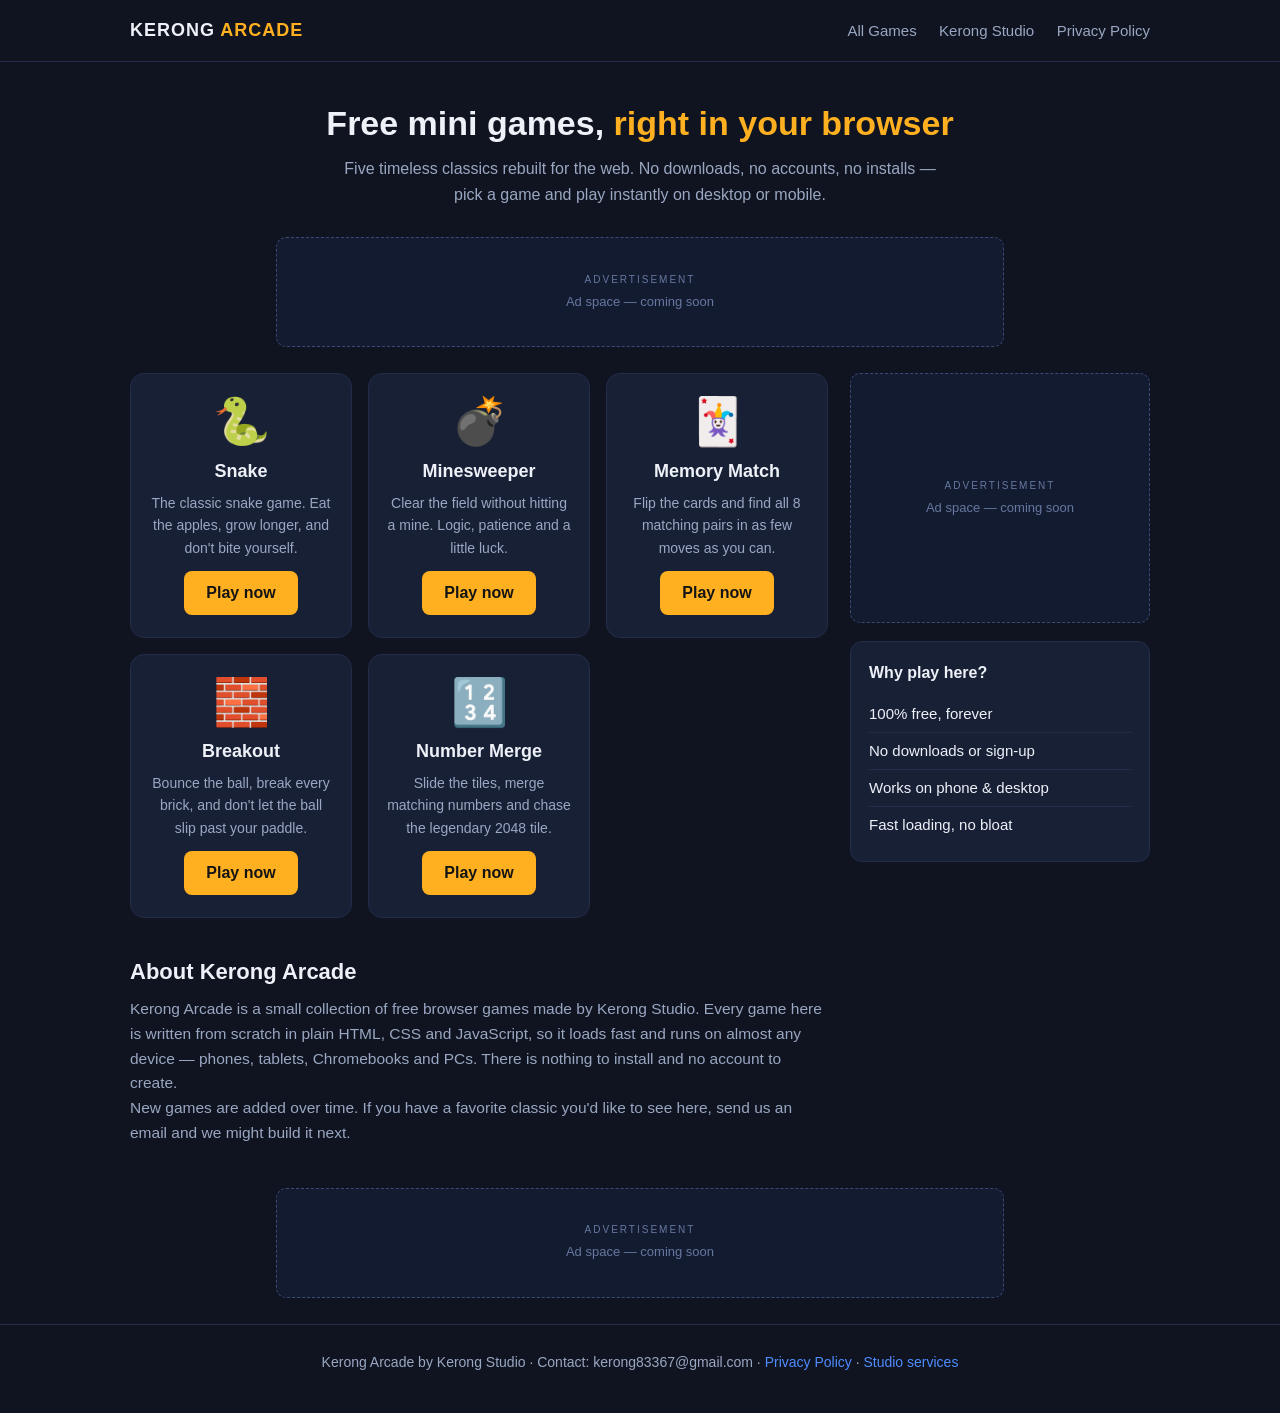
<file: games.html>
<!DOCTYPE html>
<html lang="en">
<head>
<meta charset="UTF-8">
<meta name="viewport" content="width=device-width, initial-scale=1.0">
<title>Kerong Arcade — Free Mini Games Online | Snake, Minesweeper, Memory &amp; More</title>
<meta name="description" content="Play free mini games in your browser: Snake, Minesweeper, Memory Match, Breakout and Number Merge. No downloads, no sign-up — just click and play.">
<link rel="stylesheet" href="games.css">
</head>
<body>
<header class="site">
  <div class="wrap">
    <a class="logo" href="games.html">KERONG <span>ARCADE</span></a>
    <nav class="main">
      <a href="games.html">All Games</a>
      <a href="index.html">Kerong Studio</a>
      <a href="privacy.html">Privacy Policy</a>
    </nav>
  </div>
</header>

<div class="wrap">
  <div class="hero">
    <h1>Free mini games, <span>right in your browser</span></h1>
    <p>Five timeless classics rebuilt for the web. No downloads, no accounts, no installs — pick a game and play instantly on desktop or mobile.</p>
  </div>

  <div class="ad-slot ad-leaderboard"><span class="ad-label">Advertisement</span><span class="ad-note">Ad space — coming soon</span></div>

  <div class="layout">
    <main>
      <div class="grid">
        <div class="gcard">
          <div class="icon">🐍</div>
          <h3>Snake</h3>
          <p>The classic snake game. Eat the apples, grow longer, and don't bite yourself.</p>
          <a class="playbtn" href="game-snake.html">Play now</a>
        </div>
        <div class="gcard">
          <div class="icon">💣</div>
          <h3>Minesweeper</h3>
          <p>Clear the field without hitting a mine. Logic, patience and a little luck.</p>
          <a class="playbtn" href="game-mines.html">Play now</a>
        </div>
        <div class="gcard">
          <div class="icon">🃏</div>
          <h3>Memory Match</h3>
          <p>Flip the cards and find all 8 matching pairs in as few moves as you can.</p>
          <a class="playbtn" href="game-memory.html">Play now</a>
        </div>
        <div class="gcard">
          <div class="icon">🧱</div>
          <h3>Breakout</h3>
          <p>Bounce the ball, break every brick, and don't let the ball slip past your paddle.</p>
          <a class="playbtn" href="game-breakout.html">Play now</a>
        </div>
        <div class="gcard">
          <div class="icon">🔢</div>
          <h3>Number Merge</h3>
          <p>Slide the tiles, merge matching numbers and chase the legendary 2048 tile.</p>
          <a class="playbtn" href="game-merge.html">Play now</a>
        </div>
      </div>

      <section class="text">
        <h2>About Kerong Arcade</h2>
        <p>Kerong Arcade is a small collection of free browser games made by Kerong Studio. Every game here is written from scratch in plain HTML, CSS and JavaScript, so it loads fast and runs on almost any device — phones, tablets, Chromebooks and PCs. There is nothing to install and no account to create.</p>
        <p>New games are added over time. If you have a favorite classic you'd like to see here, send us an email and we might build it next.</p>
      </section>
    </main>

    <aside>
      <div class="ad-slot ad-box"><span class="ad-label">Advertisement</span><span class="ad-note">Ad space — coming soon</span></div>
      <div class="side-card">
        <h4>Why play here?</h4>
        <ul>
          <li>100% free, forever</li>
          <li>No downloads or sign-up</li>
          <li>Works on phone &amp; desktop</li>
          <li>Fast loading, no bloat</li>
        </ul>
      </div>
    </aside>
  </div>

  <div class="ad-slot ad-bottom"><span class="ad-label">Advertisement</span><span class="ad-note">Ad space — coming soon</span></div>
</div>

<footer class="site">
  <div class="wrap">
    Kerong Arcade by Kerong Studio · Contact: kerong83367@gmail.com · <a href="privacy.html">Privacy Policy</a> · <a href="index.html">Studio services</a>
  </div>
</footer>
</body>
</html>
</file>
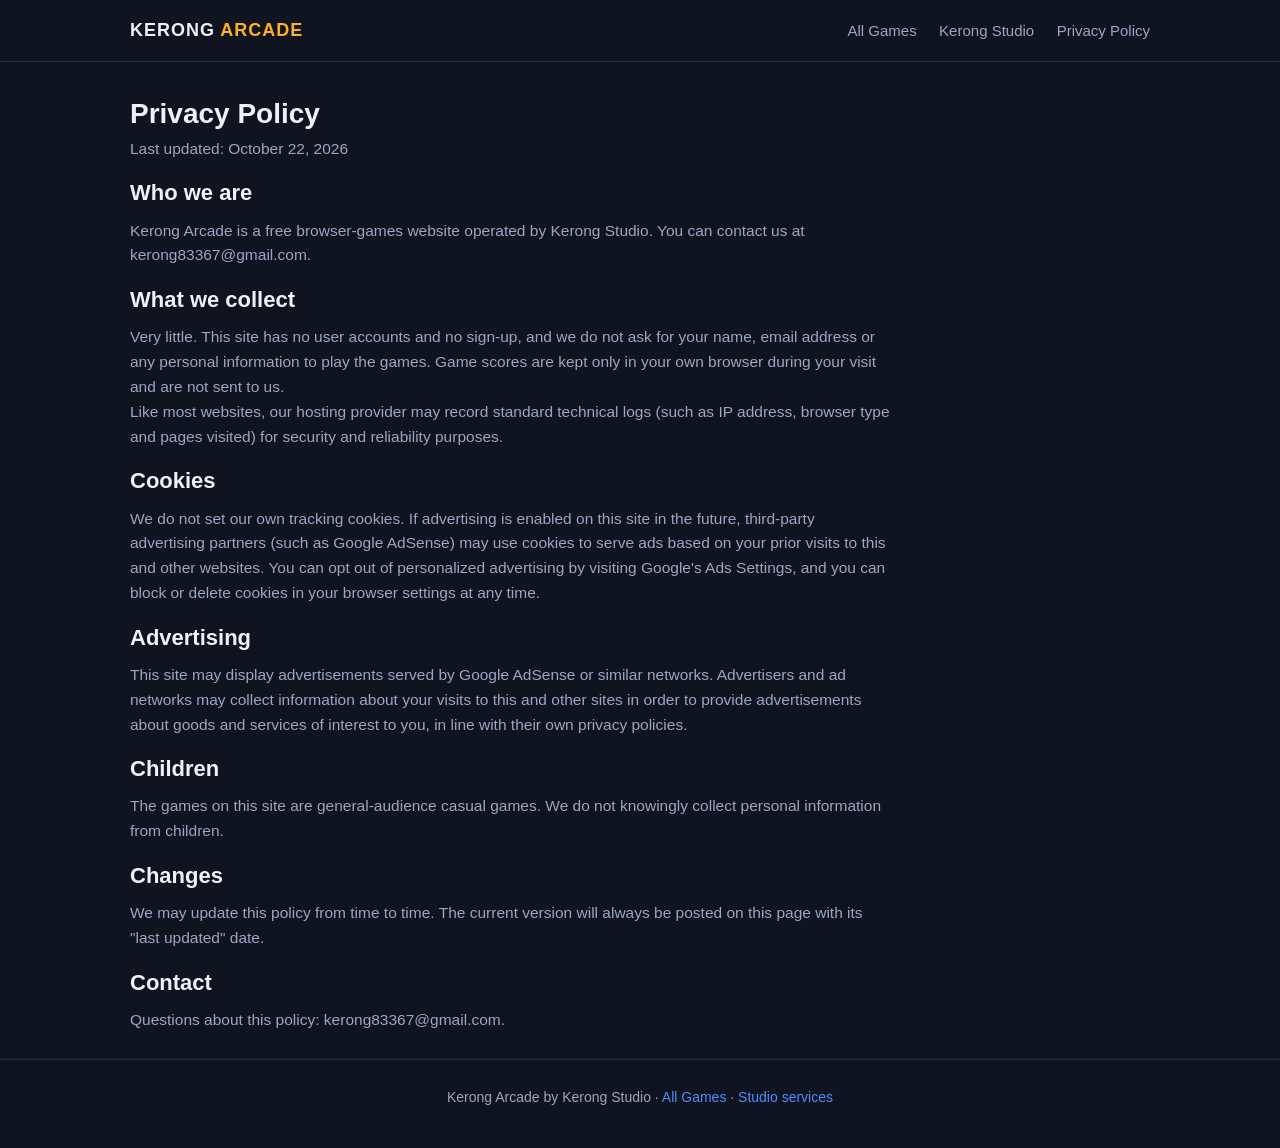
<file: privacy.html>
<!DOCTYPE html>
<html lang="en">
<head>
<meta charset="UTF-8">
<meta name="viewport" content="width=device-width, initial-scale=1.0">
<title>Privacy Policy — Kerong Arcade</title>
<meta name="description" content="Privacy policy for Kerong Arcade: what data we collect (almost none), cookies, and advertising disclosures.">
<link rel="stylesheet" href="games.css">
</head>
<body>
<header class="site">
  <div class="wrap">
    <a class="logo" href="games.html">KERONG <span>ARCADE</span></a>
    <nav class="main">
      <a href="games.html">All Games</a>
      <a href="index.html">Kerong Studio</a>
      <a href="privacy.html">Privacy Policy</a>
    </nav>
  </div>
</header>

<div class="wrap">
  <section class="text" style="padding-top:30px;">
    <h1 style="font-size:28px; color:var(--text);">Privacy Policy</h1>
    <p>Last updated: October 22, 2026</p>

    <h2>Who we are</h2>
    <p>Kerong Arcade is a free browser-games website operated by Kerong Studio. You can contact us at kerong83367@gmail.com.</p>

    <h2>What we collect</h2>
    <p>Very little. This site has no user accounts and no sign-up, and we do not ask for your name, email address or any personal information to play the games. Game scores are kept only in your own browser during your visit and are not sent to us.</p>
    <p>Like most websites, our hosting provider may record standard technical logs (such as IP address, browser type and pages visited) for security and reliability purposes.</p>

    <h2>Cookies</h2>
    <p>We do not set our own tracking cookies. If advertising is enabled on this site in the future, third-party advertising partners (such as Google AdSense) may use cookies to serve ads based on your prior visits to this and other websites. You can opt out of personalized advertising by visiting Google's Ads Settings, and you can block or delete cookies in your browser settings at any time.</p>

    <h2>Advertising</h2>
    <p>This site may display advertisements served by Google AdSense or similar networks. Advertisers and ad networks may collect information about your visits to this and other sites in order to provide advertisements about goods and services of interest to you, in line with their own privacy policies.</p>

    <h2>Children</h2>
    <p>The games on this site are general-audience casual games. We do not knowingly collect personal information from children.</p>

    <h2>Changes</h2>
    <p>We may update this policy from time to time. The current version will always be posted on this page with its "last updated" date.</p>

    <h2>Contact</h2>
    <p>Questions about this policy: kerong83367@gmail.com.</p>
  </section>
</div>

<footer class="site">
  <div class="wrap">Kerong Arcade by Kerong Studio · <a href="games.html">All Games</a> · <a href="index.html">Studio services</a></div>
</footer>
</body>
</html>
</file>
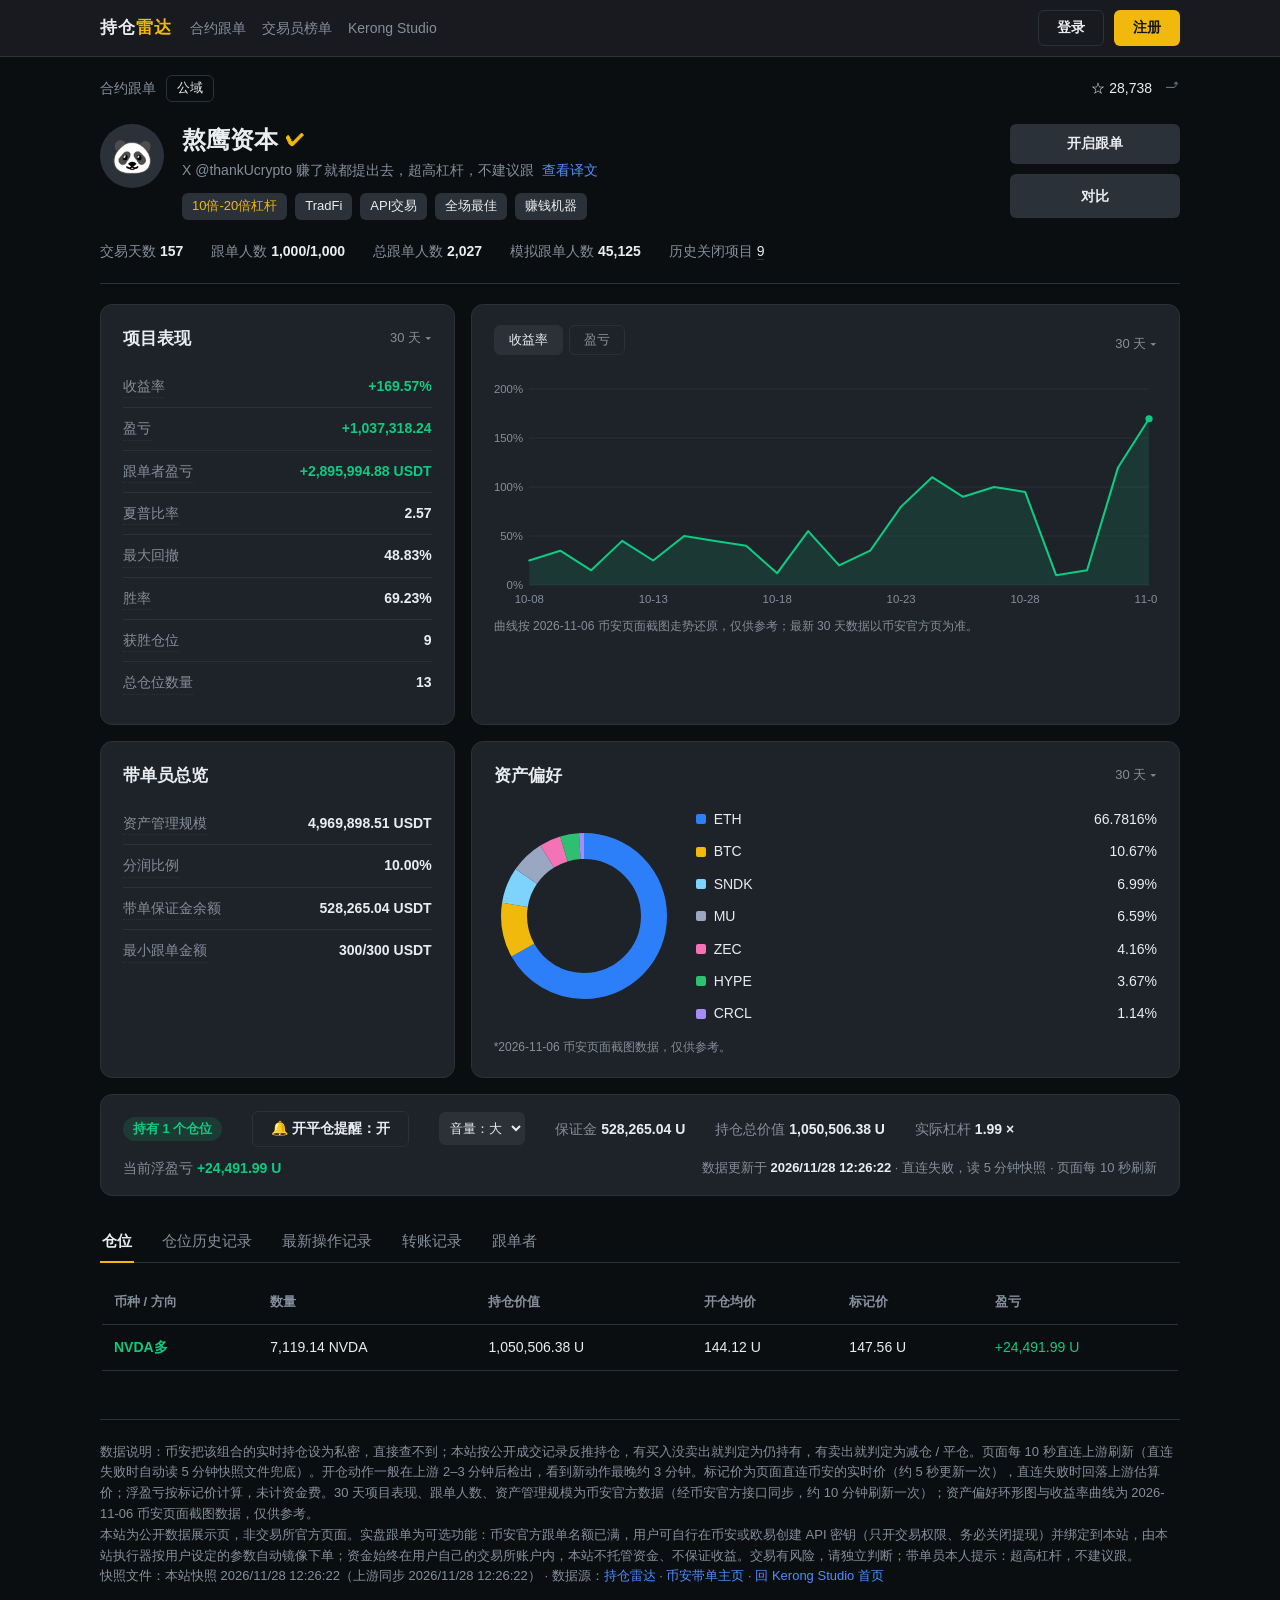
<file: radar.html>
<!DOCTYPE html>
<html lang="zh-CN">
<head>
<meta charset="UTF-8">
<meta name="viewport" content="width=device-width, initial-scale=1.0">
<title>熬鹰资本 · 合约跟单 | 持仓雷达</title>
<meta name="description" content="熬鹰资本（币安合约带单组合 5075281354358777856）：30 天收益率、项目表现、资产偏好、当前持仓与最近开平仓动态。数据由公开成交记录反推，仅供研究参考，不构成投资建议。">
<style>
  :root { --bg:#0b0e11; --panel:#1e2329; --panel2:#181a20; --line:#2b3139; --text:#eaecef; --muted:#848e9c; --green:#0ecb81; --red:#f6465d; --yellow:#f0b90b; --blue:#4f8cff; }
  * { margin:0; padding:0; box-sizing:border-box; }
  body { font-family: -apple-system, "Segoe UI", Roboto, "PingFang SC", "Microsoft YaHei", sans-serif; background:var(--bg); color:var(--text); line-height:1.6; }
  a { color:inherit; text-decoration:none; }
  .topbar { border-bottom:1px solid var(--line); background:var(--panel2); }
  .topbar .in { max-width:1120px; margin:0 auto; padding:10px 20px; display:flex; align-items:center; gap:18px; }
  .brand { font-weight:800; font-size:17px; letter-spacing:1px; }
  .brand span { color:var(--yellow); }
  .topnav { color:var(--muted); font-size:14px; display:flex; gap:16px; }
  .topnav a:hover { color:var(--text); }
  .topright { margin-left:auto; display:flex; align-items:center; gap:10px; font-size:14px; }
  .btn { display:inline-block; padding:8px 18px; border-radius:6px; font-weight:600; font-size:14px; border:1px solid transparent; cursor:pointer; background:#2b3139; color:var(--text); }
  .btn:hover { filter:brightness(1.15); }
  .btn-yellow { background:var(--yellow); color:#141414; }
  .btn-ghost { background:transparent; border-color:var(--line); color:var(--text); }
  .userchip { color:var(--text); font-size:14px; }
  .wrap { max-width:1120px; margin:0 auto; padding:0 20px 40px; }
  .crumbs { padding:18px 0 4px; color:var(--muted); font-size:14px; display:flex; align-items:center; gap:10px; }
  .crumbs .pill { border:1px solid var(--line); border-radius:6px; padding:2px 10px; font-size:13px; color:var(--text); }
  .crumbs .spacer { margin-left:auto; display:flex; gap:14px; align-items:center; }
  .star { color:var(--text); font-size:14px; }
  .thead { display:flex; gap:18px; align-items:flex-start; padding:18px 0 8px; flex-wrap:wrap; }
  .avatar { width:64px; height:64px; border-radius:50%; background:#2b3139; display:flex; align-items:center; justify-content:center; font-size:34px; flex:none; }
  .tinfo h1 { font-size:24px; line-height:1.3; display:flex; align-items:center; gap:8px; }
  .verified { color:var(--yellow); font-size:18px; }
  .bio { color:var(--muted); font-size:14px; margin-top:4px; }
  .bio a { color:var(--blue); }
  .tags { display:flex; flex-wrap:wrap; gap:8px; margin-top:12px; }
  .tag { background:#2b3139; color:var(--yellow); font-size:13px; padding:3px 10px; border-radius:6px; }
  .tag.gray { color:var(--text); }
  .thead .actions { margin-left:auto; display:flex; flex-direction:column; gap:10px; }
  .thead .actions .btn { min-width:170px; text-align:center; padding:10px 18px; }
  .statrow { display:flex; flex-wrap:wrap; gap:8px 28px; color:var(--muted); font-size:14px; padding:12px 0 20px; border-bottom:1px solid var(--line); }
  .statrow b { color:var(--text); font-weight:600; }
  .statrow a { color:var(--text); border-bottom:1px solid var(--line); }
  .grid { display:grid; grid-template-columns:1fr 2fr; gap:16px; padding-top:20px; }
  .card { background:var(--panel); border:1px solid var(--line); border-radius:12px; padding:20px 22px; }
  .card h2 { font-size:17px; margin-bottom:14px; display:flex; align-items:center; }
  .card h2 .right { margin-left:auto; font-size:13px; color:var(--muted); font-weight:400; }
  .kv { display:flex; justify-content:space-between; padding:9px 0; border-bottom:1px solid var(--line); font-size:14px; }
  .kv:last-child { border-bottom:none; }
  .kv .k { color:var(--muted); border-bottom:1px dotted var(--line); }
  .kv .v { font-weight:600; font-variant-numeric:tabular-nums; }
  .green { color:var(--green); } .red { color:var(--red); }
  .charttabs { display:flex; gap:6px; margin-bottom:10px; }
  .charttabs button { background:transparent; border:1px solid var(--line); color:var(--muted); padding:5px 14px; border-radius:6px; cursor:pointer; font-size:13px; }
  .charttabs button.on { background:#2b3139; color:var(--text); }
  .chartwrap { width:100%; height:230px; }
  .chartnote { color:var(--muted); font-size:12px; margin-top:8px; }
  .donutwrap { display:flex; gap:22px; align-items:center; flex-wrap:wrap; }
  .legend { list-style:none; font-size:14px; flex:1; min-width:220px; }
  .legend li { display:flex; align-items:center; gap:8px; padding:5px 0; }
  .dot { width:10px; height:10px; border-radius:2px; flex:none; }
  .legend .pct { margin-left:auto; font-variant-numeric:tabular-nums; }
  .livebar { margin-top:16px; background:var(--panel); border:1px solid var(--line); border-radius:12px; padding:16px 22px; display:flex; flex-wrap:wrap; gap:10px 30px; align-items:center; font-size:14px; }
  .livebar .lab { color:var(--muted); }
  .livebar b { font-variant-numeric:tabular-nums; }
  .pill-live { background:rgba(14,203,129,.14); color:var(--green); padding:2px 10px; border-radius:999px; font-weight:700; font-size:13px; }
  .pill-empty { background:rgba(132,142,156,.14); color:var(--muted); padding:2px 10px; border-radius:999px; font-weight:700; font-size:13px; }
  .tabs { display:flex; gap:26px; border-bottom:1px solid var(--line); margin-top:26px; font-size:15px; }
  .tabs button { background:none; border:none; color:var(--muted); padding:10px 2px; cursor:pointer; font-size:15px; border-bottom:2px solid transparent; margin-bottom:-1px; }
  .tabs button.on { color:var(--text); border-bottom-color:var(--yellow); font-weight:600; }
  .tabpane { padding:18px 2px; }
  table { width:100%; border-collapse:collapse; font-size:14px; }
  th, td { padding:11px 12px; text-align:left; border-bottom:1px solid var(--line); font-variant-numeric:tabular-nums; }
  th { color:var(--muted); font-size:13px; font-weight:600; }
  .long { color:var(--green); font-weight:700; } .short { color:var(--red); font-weight:700; }
  .empty-box { background:var(--panel); border:1px solid var(--line); border-radius:12px; padding:26px 20px; text-align:center; color:var(--muted); }
  .events { list-style:none; }
  .events li { background:var(--panel); border:1px solid var(--line); border-radius:10px; padding:12px 16px; margin-bottom:9px; display:flex; flex-wrap:wrap; gap:4px 14px; align-items:baseline; font-size:14px; }
  .events .time { color:var(--muted); font-size:13px; font-variant-numeric:tabular-nums; }
  .events .detail { color:var(--muted); font-variant-numeric:tabular-nums; }
  /* 历史仓位卡片：按币安历史仓位页排布，一笔一张卡 */
  .hist-note { color:var(--muted); font-size:12px; margin-bottom:12px; }
  .hist-card { background:var(--panel); border:1px solid var(--line); border-radius:12px; padding:16px 20px; margin-bottom:14px; }
  .hist-head { display:flex; align-items:center; gap:8px; font-size:15px; flex-wrap:wrap; }
  .hist-head .sym { font-size:16px; font-weight:700; }
  .hist-head .perp { color:var(--muted); font-weight:400; font-size:13px; }
  .hist-head .closed { margin-left:auto; color:var(--muted); font-weight:400; font-size:13px; }
  .hist-dir { font-size:13px; font-weight:700; padding:2px 8px; border-radius:5px; }
  .hist-dir.long { background:rgba(14,203,129,.14); color:var(--green); }
  .hist-dir.short { background:rgba(246,70,93,.14); color:var(--red); }
  .hist-grid { display:grid; grid-template-columns:repeat(5, 1fr); gap:12px 16px; margin-top:14px; }
  .hist-grid .cell .k { color:var(--muted); font-size:13px; }
  .hist-grid .cell .v { font-size:14px; font-weight:600; margin-top:2px; font-variant-numeric:tabular-nums; }
  .hist-grid .cell.avg { grid-column:2; }
  .hist-grid .cell.closedqty { grid-column:3; }
  @media (max-width: 760px) { .hist-grid { grid-template-columns:repeat(2, 1fr); } .hist-grid .cell.avg, .hist-grid .cell.closedqty { grid-column:auto; } }
  .simstats { display:flex; flex-wrap:wrap; gap:10px 28px; font-size:14px; color:var(--muted); padding:12px 0 4px; border-bottom:1px solid var(--line); }
  .simstats b { color:var(--text); font-weight:600; font-variant-numeric:tabular-nums; }
  .err { display:none; background:rgba(246,70,93,.12); border:1px solid rgba(246,70,93,.4); color:#ffb3b3; border-radius:10px; padding:10px 14px; font-size:14px; margin-top:14px; }
  footer { border-top:1px solid var(--line); margin-top:30px; padding:22px 0 8px; color:var(--muted); font-size:13px; }
  footer a { color:var(--blue); }
  .modal-bg { display:none; position:fixed; inset:0; background:rgba(0,0,0,.65); align-items:center; justify-content:center; z-index:50; padding:16px; }
  .modal-bg.open { display:flex; }
  .modal { background:var(--panel); border:1px solid var(--line); border-radius:14px; width:100%; max-width:400px; padding:26px; }
  .modal h3 { font-size:19px; margin-bottom:4px; }
  .modal .msub { color:var(--muted); font-size:13px; margin-bottom:16px; }
  .modal label { display:block; font-size:13px; color:var(--muted); margin:12px 0 5px; }
  .modal input { width:100%; background:var(--panel2); border:1px solid var(--line); border-radius:8px; color:var(--text); padding:11px 12px; font-size:15px; outline:none; }
  .modal input:focus { border-color:var(--yellow); }
  .modal .btn { width:100%; padding:12px; margin-top:18px; font-size:15px; }
  .modal .switch { text-align:center; font-size:13px; color:var(--muted); margin-top:14px; }
  .modal .switch a { color:var(--yellow); cursor:pointer; }
  .modal .merr { display:none; background:rgba(246,70,93,.12); border:1px solid rgba(246,70,93,.4); color:#ffb3b3; border-radius:8px; padding:9px 12px; font-size:13px; margin-top:12px; }
  .modal .mok { display:none; background:rgba(14,203,129,.12); border:1px solid rgba(14,203,129,.4); color:#8ff5c8; border-radius:8px; padding:9px 12px; font-size:13px; margin-top:12px; }
  .modal .close { float:right; background:none; border:none; color:var(--muted); font-size:20px; cursor:pointer; }
  @media (max-width: 760px) { .grid { grid-template-columns:1fr; } .thead .actions { margin-left:0; width:100%; } .thead .actions .btn { flex:1; } .topnav { display:none; } }
</style>
</head>
<body>
<div class="topbar"><div class="in">
  <a class="brand" href="https://xiaoxiaoke.ccwu.cc/">持仓<span>雷达</span></a>
  <nav class="topnav"><a href="https://xiaoxiaoke.ccwu.cc/radar.html">合约跟单</a><a href="https://coin.911quant.com/" target="_blank" rel="noopener">交易员榜单</a><a href="https://xiaoxiaoke.ccwu.cc/">Kerong Studio</a></nav>
  <div class="topright" id="authArea">
    <button class="btn btn-ghost" id="loginBtn">登录</button>
    <button class="btn btn-yellow" id="registerBtn">注册</button>
  </div>
</div></div>

<div class="wrap">
  <div class="crumbs">
    <span>合约跟单</span><span class="pill">公域</span>
    <span class="spacer"><span class="star">☆ 28,738</span><span title="分享">⤴</span></span>
  </div>

  <div class="thead">
    <div class="avatar">🐼</div>
    <div class="tinfo">
      <h1>熬鹰资本 <span class="verified">✔</span></h1>
      <p class="bio">X @thankUcrypto 赚了就都提出去，超高杠杆，不建议跟 &nbsp;<a href="https://www.binance.com/zh-CN/copy-trading/lead-details/5075281354358777856?timeRange=30D" target="_blank" rel="noopener">查看译文</a></p>
      <div class="tags"><span class="tag">10倍-20倍杠杆</span><span class="tag gray">TradFi</span><span class="tag gray">API交易</span><span class="tag gray">全场最佳</span><span class="tag gray">赚钱机器</span></div>
    </div>
    <div class="actions">
      <button class="btn" id="followBtn" onclick="toggleLivePanel()">开启跟单</button>
      <a class="btn" href="https://coin.911quant.com/" target="_blank" rel="noopener">对比</a>
    </div>
  </div>

  <div class="statrow">
    <span>交易天数 <b>157</b></span>
    <span>跟单人数 <b id="srCopiers">1,000/1,000</b></span>
    <span>总跟单人数 <b id="srTotalCopiers">2,027</b></span>
    <span>模拟跟单人数 <b id="srMock">45,125</b></span>
    <span>历史关闭项目 <a href="#tabs" id="srClosed" onclick="showTab('history');return false;">9</a></span>
  </div>

  <div class="grid">
    <div class="card">
      <h2>项目表现 <span class="right">30 天 ▾</span></h2>
      <div class="kv"><span class="k">收益率</span><span class="v green" id="stRoi">+169.57%</span></div>
      <div class="kv"><span class="k">盈亏</span><span class="v green" id="stPnl">+1,037,318.24</span></div>
      <div class="kv"><span class="k">跟单者盈亏</span><span class="v green" id="stCopierPnl">+2,895,994.88 USDT</span></div>
      <div class="kv"><span class="k">夏普比率</span><span class="v" id="stSharpe">2.57</span></div>
      <div class="kv"><span class="k">最大回撤</span><span class="v" id="stMdd">48.83%</span></div>
      <div class="kv"><span class="k">胜率</span><span class="v" id="stWinRate">69.23%</span></div>
      <div class="kv"><span class="k">获胜仓位</span><span class="v" id="stWins">9</span></div>
      <div class="kv"><span class="k">总仓位数量</span><span class="v" id="stTrades">13</span></div>
    </div>

    <div class="card">
      <h2><span class="charttabs"><button class="on" id="tabRoi" onclick="setChart('roi')">收益率</button><button id="tabPnl" onclick="setChart('pnl')">盈亏</button></span><span class="right">30 天 ▾</span></h2>
      <div class="chartwrap"><svg id="chart" width="100%" height="100%" viewBox="0 0 640 230" preserveAspectRatio="none"></svg></div>
      <p class="chartnote">曲线按 2026-11-06 币安页面截图走势还原，仅供参考；最新 30 天数据以币安官方页为准。</p>
    </div>

    <div class="card">
      <h2>带单员总览</h2>
      <div class="kv"><span class="k">资产管理规模</span><span class="v" id="ovAum">4,969,898.51 USDT</span></div>
      <div class="kv"><span class="k">分润比例</span><span class="v" id="ovShare">10.00%</span></div>
      <div class="kv"><span class="k">带单保证金余额</span><span class="v" id="ovEquity">152,311.19 USDT</span></div>
      <div class="kv"><span class="k">最小跟单金额</span><span class="v">300/300 USDT</span></div>
    </div>

    <div class="card">
      <h2>资产偏好 <span class="right">30 天 ▾</span></h2>
      <div class="donutwrap">
        <svg id="donut" width="180" height="180" viewBox="0 0 180 180"></svg>
        <ul class="legend" id="donutLegend"></ul>
      </div>
      <p class="chartnote">*2026-11-06 币安页面截图数据，仅供参考。</p>
    </div>
  </div>

  <div class="livebar">
    <span class="pill-live" id="statusPill">同步中…</span>
    <button class="btn btn-ghost" id="soundBtn" onclick="toggleSound()" title="他开新仓/加仓或减仓/平仓时响铃并语音播报；开仓升调、平仓降调；需保持本页面打开">🔔 开平仓提醒：关</button>
    <select id="volSel" onchange="setVol(this.value)" title="提醒音量" style="background:#2b3139;color:var(--text);border:1px solid var(--line);border-radius:6px;padding:7px 6px;font-size:13px;cursor:pointer;"><option value="大">音量：大</option><option value="中">音量：中</option><option value="小">音量：小</option></select>
    <span><span class="lab">保证金 </span><b id="lbEquity">—</b></span>
    <span><span class="lab">持仓总价值 </span><b id="lbNotional">—</b></span>
    <span><span class="lab">实际杠杆 </span><b id="lbLev">—</b></span>
    <span><span class="lab">当前浮盈亏 </span><b id="lbPnl">—</b></span>
    <span style="margin-left:auto;color:var(--muted);font-size:13px;">数据更新于 <b id="updatedAt" style="color:var(--text);">—</b> · <span id="liveNote">直连上游 · 每 10 秒刷新</span></span>
  </div>
  <div id="livePanel" style="display:none"></div>
  <div class="err" id="errBox">刚才那次刷新没拿到新数据，显示的是上一次快照，稍后会自动再试。</div>

  <div class="tabs" id="tabs">
    <button class="on" data-tab="positions" onclick="showTab('positions')">仓位</button>
    <button data-tab="history" onclick="showTab('history')">仓位历史记录</button>
    <button data-tab="events" onclick="showTab('events')">最新操作记录</button>
    <button data-tab="transfers" onclick="showTab('transfers')">转账记录</button>
    <button data-tab="followers" onclick="showTab('followers')">跟单者</button>
  </div>
  <div class="tabpane" id="pane-positions"></div>
  <div class="tabpane" id="pane-history" style="display:none"></div>
  <div class="tabpane" id="pane-events" style="display:none"></div>
  <div class="tabpane" id="pane-transfers" style="display:none">
    <div class="empty-box">上游未公开转账记录。</div>
  </div>
  <div class="tabpane" id="pane-followers" style="display:none">
    <div class="card">
      <div class="kv"><span class="k">跟单人数</span><span class="v">1,000 / 1,000（已满）</span></div>
      <div class="kv"><span class="k">总跟单人数</span><span class="v">2,027</span></div>
      <div class="kv"><span class="k">模拟跟单人数</span><span class="v">45,125</span></div>
      <div class="kv"><span class="k">最小跟单金额</span><span class="v">300 USDT</span></div>
      <div class="kv"><span class="k">分润比例</span><span class="v">10.00%</span></div>
      <div class="kv"><span class="k">跟单者总盈亏（30 天）</span><span class="v green">+2,895,994.88 USDT</span></div>
    </div>
  </div>

  <footer>
    数据说明：币安把该组合的实时持仓设为私密，直接查不到；本站按公开成交记录反推持仓，有买入没卖出就判定为仍持有，有卖出就判定为减仓 / 平仓。页面每 10 秒直连上游刷新（直连失败时自动读 5 分钟快照文件兜底）。开仓动作一般在上游 2–3 分钟后检出，看到新动作最晚约 3 分钟。标记价为页面直连币安的实时价（约 5 秒更新一次），直连失败时回落上游估算价；浮盈亏按标记价计算，未计资金费。30 天项目表现、跟单人数、资产管理规模为币安官方数据（经币安官方接口同步，约 10 分钟刷新一次）；资产偏好环形图与收益率曲线为 2026-11-06 币安页面截图数据，仅供参考。<br>
    本站为公开数据展示页，非交易所官方页面。实盘跟单为可选功能：币安官方跟单名额已满，用户可自行在币安或欧易创建 API 密钥（只开交易权限、务必关闭提现）并绑定到本站，由本站执行器按用户设定的参数自动镜像下单；资金始终在用户自己的交易所账户内，本站不托管资金、不保证收益。交易有风险，请独立判断；带单员本人提示：超高杠杆，不建议跟。<br>
    快照文件：<span id="snapshotAt">—</span> · 数据源：<a href="https://coin.911quant.com/" target="_blank" rel="noopener">持仓雷达</a> · <a href="https://www.binance.com/zh-CN/copy-trading/lead-details/5075281354358777856?timeRange=30D" target="_blank" rel="noopener">币安带单主页</a> · <a href="https://xiaoxiaoke.ccwu.cc/">回 Kerong Studio 首页</a>
  </footer>
</div>

<div class="modal-bg" id="authModal"><div class="modal">
  <button class="close" onclick="closeAuth()">×</button>
  <h3 id="authTitle">注册账号</h3>
  <p class="msub">注册本站账号，用于收藏交易员与接收开单提醒（后续功能）。密码仅保存加盐哈希，不以明文存储。</p>
  <div id="regFields">
    <label>用户名</label><input id="regUser" placeholder="2–20 个字符，字母、数字、下划线或中文" autocomplete="username">
    <label>邮箱</label><input id="regEmail" placeholder="you@example.com" autocomplete="email">
    <label>密码</label><input id="regPass" type="password" placeholder="至少 8 位" autocomplete="new-password">
    <label>确认密码</label><input id="regPass2" type="password" placeholder="再输一次" autocomplete="new-password">
  </div>
  <div id="loginFields" style="display:none">
    <label>用户名或邮箱</label><input id="loginAccount" placeholder="用户名或邮箱" autocomplete="username">
    <label>密码</label><input id="loginPass" type="password" placeholder="密码" autocomplete="current-password">
  </div>
  <div class="merr" id="authErr"></div>
  <div class="mok" id="authOk"></div>
  <button class="btn btn-yellow" id="authSubmit" onclick="submitAuth()">注册</button>
  <p class="switch" id="authSwitch">已有账号？<a onclick="setAuthMode('login')">去登录</a></p>
</div></div>

<script>
const DATA_URL = 'radar-data.json';
const AUTH_API = 'https://radar-auth.ddtdd.workers.dev';
const ACTION_LABEL = { OPEN_LONG:'开多', ADD_LONG:'加多', REDUCE_LONG:'减多', CLOSE_LONG:'平多', OPEN_SHORT:'开空', ADD_SHORT:'加空', REDUCE_SHORT:'减空', CLOSE_SHORT:'平空' };
const fmt = (n, d=2) => (n === null || n === undefined || isNaN(n)) ? '—' : Number(n).toLocaleString('en-US', {minimumFractionDigits:d, maximumFractionDigits:d});
const fmtSigned = (n, d=2) => (n === null || n === undefined || isNaN(n)) ? '—' : (n > 0 ? '+' : '') + fmt(n, d);
const fmtTime = (s) => { if (!s) return '—'; const d = new Date(s); return isNaN(d) ? s : d.toLocaleString('zh-CN', {hour12:false}); };
const fmtDT = (s) => { if (!s) return '—'; const d = new Date(s); if (isNaN(d)) return s; const p = n => String(n).padStart(2, '0'); return d.getFullYear() + '-' + p(d.getMonth() + 1) + '-' + p(d.getDate()) + ' ' + p(d.getHours()) + ':' + p(d.getMinutes()) + ':' + p(d.getSeconds()); };
const fmtPrice = (n) => fmt(n, (n >= 1000 || n === null || n === undefined) ? 2 : 5);
const sideText = (sym, side) => sym.replace(/USDT$/, '') + (side === 'LONG' ? '多' : side === 'SHORT' ? '空' : '');
let lastData = null, chartMode = 'roi';

/* ---- 开平仓声音提醒 + 语音播报（WebAudio + speechSynthesis，无需音频文件） ----
   提醒默认开启（只有手动关过才记住关）。浏览器规定：声音一般只能在
   用户点过页面之后才能响；刷新后页面先自动试着恢复出声，被拦时按钮
   显示“点一下页面解锁声音”，在页面任意处点一下（或按一下键盘）即可。
   之后每 10 秒刷新时，一旦发现新的开仓/加仓事件就响开仓提示音
   （升调）并语音播报开单内容，发现新的减仓/平仓事件就响平仓提示音
   （降调）并语音播报平仓内容。页面关了就没法响。
   响度：改用方波（听感比正弦波响得多）+ 三轮双音 + 更长音长，默认
   音量“大”；下拉可调大/中/小。但最终仍受 Mac 系统音量限制，系统
   音量本身小的话，页面再响也有限。 */
let soundOn = localStorage.getItem('radar_sound') !== '0'; // 默认开启；只有手动关过（存了 '0'）才关
let volLevel = localStorage.getItem('radar_vol') || '大';
const VOL_GAIN = { '大': 1.0, '中': 0.6, '小': 0.35 };
let audioCtx = null, lastSeenEventId = null;
function ensureAudio() {
  try {
    if (!audioCtx) {
      audioCtx = new (window.AudioContext || window.webkitAudioContext)();
      audioCtx.onstatechange = updateSoundBtn;
    }
    if (audioCtx.state === 'suspended') audioCtx.resume();
  } catch (e) { /* 旧浏览器不支持就静默 */ }
}
function tone(freq, t0, dur) {
  const o = audioCtx.createOscillator(), g = audioCtx.createGain();
  o.type = 'square'; o.frequency.value = freq;
  const peak = VOL_GAIN[volLevel] || 1.0;
  g.gain.setValueAtTime(0.0001, t0);
  g.gain.exponentialRampToValueAtTime(peak, t0 + 0.01);
  g.gain.setValueAtTime(peak, t0 + Math.max(0.01, dur - 0.03));
  g.gain.exponentialRampToValueAtTime(0.0001, t0 + dur);
  o.connect(g); g.connect(audioCtx.destination);
  o.start(t0); o.stop(t0 + dur + 0.05);
}
function playOpenAlert() {
  if (!soundOn) return;
  ensureAudio();
  if (!audioCtx || audioCtx.state !== 'running') return;
  const t = audioCtx.currentTime + 0.02;
  [0, 0.55, 1.10].forEach(off => { tone(880, t + off, 0.22); tone(1318.5, t + off + 0.26, 0.24); });
}
/* 平仓提示音：和开仓反过来，先高后低，三轮，听着就能分辨是平仓 */
function playCloseAlert() {
  if (!soundOn) return;
  ensureAudio();
  if (!audioCtx || audioCtx.state !== 'running') return;
  const t = audioCtx.currentTime + 0.02;
  [0, 0.55, 1.10].forEach(off => { tone(1318.5, t + off, 0.22); tone(880, t + off + 0.26, 0.24); });
}
/* ---- 语音播报交易内容：开仓如“熬鹰资本开空以太坊，336.08个，均价2235.33”，平仓如“熬鹰资本平多英伟达，1276.46个，平仓价179.87” ---- */
const SYM_CN = { ETH: '以太坊', BTC: '比特币', NVDA: '英伟达', SKHYNIX: 'SK海力士', SNDK: '闪迪', MU: '美光', ZEC: '大零币', HYPE: '海珀', CRCL: '瑟克' };
function speak(text) {
  if (!soundOn || !('speechSynthesis' in window)) return;
  try {
    window.speechSynthesis.cancel();
    const u = new SpeechSynthesisUtterance(text);
    u.lang = 'zh-CN'; u.rate = 1.1; u.volume = 1;
    window.speechSynthesis.speak(u);
  } catch (e) { /* 不支持语音就只响铃 */ }
}
function describeOpen(e) {
  const sym = (e.symbol || '').replace(/USDT$/, '');
  const name = SYM_CN[sym] || sym;
  const action = ACTION_LABEL[e.action] || '开仓';
  return '熬鹰资本' + action + name + '，' + fmt(e.quantity, e.quantity < 10 ? 3 : 2) + '个，均价' + fmt(e.price);
}
function describeClose(e) {
  const sym = (e.symbol || '').replace(/USDT$/, '');
  const name = SYM_CN[sym] || sym;
  const action = ACTION_LABEL[e.action] || '平仓';
  return '熬鹰资本' + action + name + '，' + fmt(e.quantity, e.quantity < 10 ? 3 : 2) + '个，平仓价' + fmt(e.price);
}
function updateSoundBtn() {
  const b = document.getElementById('soundBtn');
  if (!b) return;
  if (!soundOn) b.textContent = '🔔 开平仓提醒：关';
  else b.textContent = '🔔 开平仓提醒：开';
}
function setVol(v) {
  volLevel = v;
  localStorage.setItem('radar_vol', v);
  const s = document.getElementById('volSel');
  if (s) s.value = v;
}
function toggleSound() {
  soundOn = !soundOn;
  localStorage.setItem('radar_sound', soundOn ? '1' : '0');
  updateSoundBtn();
  if (soundOn) { playOpenAlert(); speak('开平仓提醒已开启'); } // 开启时响一声并说一句，确认能听见
}
/* 提醒默认开启：刷新后先试着直接恢复声音（常访问的站点浏览器可能放行）；
   被浏览器拦住时，任意点一下页面或按一下键盘就恢复出声能力 */
if (soundOn) ensureAudio();
document.addEventListener('pointerdown', () => { if (soundOn) { ensureAudio(); updateSoundBtn(); } });
document.addEventListener('keydown', () => { if (soundOn) { ensureAudio(); updateSoundBtn(); } });
/* 每 10 秒刷新时比对操作记录：出现新的开仓/加仓事件就响开仓提示音（升调）
   并语音播报，出现新的减仓/平仓事件就响平仓提示音（降调）并语音播报。
   只认直连上游的实时数据，快照不触发；首次加载只记基线，不响。 */
function checkNewOpens(d) {
  if (!d.live || !Array.isArray(d.events)) return;
  let maxId = lastSeenEventId;
  const freshOpens = [], freshCloses = [];
  for (const e of d.events) {
    if (typeof e.id !== 'number') continue;
    if (lastSeenEventId !== null && e.id > lastSeenEventId) {
      if (/OPEN|ADD/.test(e.action || '')) freshOpens.push(e);
      else if (/REDUCE|CLOSE/.test(e.action || '')) freshCloses.push(e);
    }
    if (maxId === null || e.id > maxId) maxId = e.id;
  }
  lastSeenEventId = maxId;
  if (!freshOpens.length && !freshCloses.length) return;
  freshOpens.sort((a, b) => a.id - b.id);
  freshCloses.sort((a, b) => a.id - b.id);
  if (freshOpens.length) playOpenAlert();
  if (freshCloses.length) {
    if (freshOpens.length) setTimeout(playCloseAlert, 1800);
    else playCloseAlert();
  }
  const parts = freshOpens.slice(0, 2).map(describeOpen)
    .concat(freshCloses.slice(0, 3).map(describeClose)).slice(0, 4);
  speak(parts.join('；'));
  // 与语音提醒同一时刻，立刻让云端执行器同步一轮，不必再等每分钟的定时轮次；
  // 多个标签页用 localStorage 时间戳去重（5 秒内只触发一次；执行器下单前有实时复核、不会重复下单），
  // 失败静默、定时轮次兜底。
  try {
    const now = Date.now();
    if (now - +(localStorage.getItem('radar_auto_run_at') || 0) > 5000) {
      localStorage.setItem('radar_auto_run_at', String(now));
      autoRunCopy();
    }
  } catch (e) { /* 忽略 */ }
}
/* 页面触发的一轮同步：先查状态确认已绑定且已启用才发（/api/copy/run 是手动通道，
   会绕过“未启用”检查，所以这里必须自己把关）；未登录/未启用就静默跳过。 */
async function autoRunCopy() {
  try {
    if (!localStorage.getItem('radar_token')) return;
    const st = await copyApi('/api/copy/status');
    if (!st || !st.ok || !st.bound || !st.settings || !st.settings.enabled) return;
    await copyApi('/api/copy/run', 'POST', {});
    refreshLiveStatus();
  } catch (e) { /* 静默失败，云端每分钟轮次照常兜底 */ }
}

/* ---- 收益率曲线（按截图走势还原） ---- */
const ROI_SERIES = [[25],[35],[15],[45],[25],[50],[45],[40],[12],[55],[20],[35],[80],[110],[90],[100],[95],[10],[15],[120],[169.57]];
const X_LABELS = ['10-08','10-13','10-18','10-23','10-28','11-02'];
function drawChart() {
  const svg = document.getElementById('chart');
  const W = 640, H = 230, PL = 34, PR = 8, PT = 10, PB = 24;
  const maxV = 200;
  const vals = ROI_SERIES.map(p => chartMode === 'roi' ? p[0] : p[0] / 169.57 * 1037318.24);
  const maxShow = chartMode === 'roi' ? 200 : 1200000;
  const y = v => PT + (H - PT - PB) * (1 - v / maxShow);
  const x = i => PL + (W - PL - PR) * i / (vals.length - 1);
  let grid = '';
  (chartMode === 'roi' ? [0,50,100,150,200] : [0,300000,600000,900000,1200000]).forEach(v => {
    const yy = y(v);
    grid += '<line x1="' + PL + '" y1="' + yy + '" x2="' + (W - PR) + '" y2="' + yy + '" stroke="#2b3139" stroke-width="1"/><text x="' + (PL - 6) + '" y="' + (yy + 4) + '" fill="#848e9c" font-size="11" text-anchor="end">' + (chartMode === 'roi' ? v + '%' : (v/10000) + '万') + '</text>';
  });
  X_LABELS.forEach((lb, i) => {
    const xx = PL + (W - PL - PR) * i / (X_LABELS.length - 1);
    grid += '<text x="' + xx + '" y="' + (H - 6) + '" fill="#848e9c" font-size="11" text-anchor="middle">' + lb + '</text>';
  });
  const pts = vals.map((v, i) => x(i).toFixed(1) + ',' + y(v).toFixed(1)).join(' ');
  const area = PL + ',' + y(0) + ' ' + pts + ' ' + x(vals.length - 1).toFixed(1) + ',' + y(0);
  svg.innerHTML = grid +
    '<polygon points="' + area + '" fill="rgba(14,203,129,.12)"/>' +
    '<polyline points="' + pts + '" fill="none" stroke="#0ecb81" stroke-width="2" stroke-linejoin="round" stroke-linecap="round"/>' +
    '<circle cx="' + x(vals.length - 1) + '" cy="' + y(vals[vals.length - 1]) + '" r="3.5" fill="#0ecb81"/>';
  document.getElementById('tabRoi').className = chartMode === 'roi' ? 'on' : '';
  document.getElementById('tabPnl').className = chartMode === 'pnl' ? 'on' : '';
}
function setChart(m) { chartMode = m; drawChart(); }

/* ---- 资产偏好环形图 ---- */
const ALLOC = [
  ['ETH', 66.7816, '#2d7ff9'], ['BTC', 10.67, '#f0b90b'], ['SNDK', 6.99, '#7dd3fc'],
  ['MU', 6.59, '#9aa7c2'], ['ZEC', 4.16, '#f472b6'], ['HYPE', 3.67, '#2fbf71'], ['CRCL', 1.14, '#a78bfa']
];
function drawDonut() {
  const svg = document.getElementById('donut');
  const R = 70, C = 2 * Math.PI * R, cx = 90, cy = 90;
  let off = 0, html = '<circle cx="' + cx + '" cy="' + cy + '" r="' + R + '" fill="none" stroke="#2b3139" stroke-width="26"/>';
  ALLOC.forEach(([name, pct, color]) => {
    const len = C * pct / 100;
    html += '<circle cx="' + cx + '" cy="' + cy + '" r="' + R + '" fill="none" stroke="' + color + '" stroke-width="26" stroke-dasharray="' + len.toFixed(1) + ' ' + (C - len).toFixed(1) + '" stroke-dashoffset="' + (-off).toFixed(1) + '" transform="rotate(-90 ' + cx + ' ' + cy + ')"/>';
    off += len;
  });
  svg.innerHTML = html;
  document.getElementById('donutLegend').innerHTML = ALLOC.map(([name, pct, color]) =>
    '<li><span class="dot" style="background:' + color + '"></span>' + name + '<span class="pct">' + pct + '%</span></li>').join('');
}

/* ---- 页签 ---- */
function showTab(name) {
  document.querySelectorAll('.tabs button').forEach(b => b.classList.toggle('on', b.dataset.tab === name));
  ['positions','history','events','transfers','followers'].forEach(n => {
    document.getElementById('pane-' + n).style.display = n === name ? '' : 'none';
  });
}

/* ---- 实时数据 ---- */
function render(d) {
  lastData = d;
  checkNewOpens(d);
  const count = d.positionCount || 0;
  const pill = document.getElementById('statusPill');
  pill.textContent = count > 0 ? '持有 ' + count + ' 个仓位' : '当前空仓';
  pill.className = count > 0 ? 'pill-live' : 'pill-empty';
  document.getElementById('updatedAt').textContent = fmtTime(d.lastUpdatedAt);
  document.getElementById('snapshotAt').textContent = (d.live ? '直连上游 ' : '本站快照 ') + fmtTime(d.fetchedAt) + '（上游同步 ' + fmtTime(d.lastUpdatedAt) + '）';
  document.getElementById('lbEquity').textContent = d.marginBalance ? fmt(d.marginBalance) + ' U' : '—';
  document.getElementById('lbNotional').textContent = fmt(d.notional || 0) + ' U';
  document.getElementById('lbLev').textContent = d.effectiveLeverage ? fmt(d.effectiveLeverage) + ' ×' : '—';
  const pnlEl = document.getElementById('lbPnl');
  pnlEl.textContent = fmtSigned(d.unrealizedPnl || 0) + ' U';
  pnlEl.className = (d.unrealizedPnl || 0) > 0 ? 'green' : (d.unrealizedPnl || 0) < 0 ? 'red' : '';
  if (d.marginBalance) document.getElementById('ovEquity').textContent = fmt(d.marginBalance) + ' USDT';

  // 30 天表现数据（币安官方口径：浏览器直连币安官方接口，Worker 服务端调会被 403 拦）
  if (d.stats) renderStats(d.stats);

  const pw = document.getElementById('pane-positions');
  if (!d.positions || d.positions.length === 0) {
    pw.innerHTML = '<div class="empty-box">当前空仓，可查看仓位历史记录与最新操作记录。</div>';
  } else {
    pw.innerHTML = '<table><thead><tr><th>币种 / 方向</th><th>数量</th><th>持仓价值</th><th>开仓均价</th><th>标记价</th><th>盈亏</th></tr></thead><tbody>' +
      d.positions.map(p => '<tr><td class="' + (p.side === 'LONG' ? 'long' : 'short') + '">' + sideText(p.symbol, p.side) + '</td><td>' + fmt(p.quantity, p.quantity < 10 ? 3 : 2) + ' ' + p.symbol.replace(/USDT$/, '') + '</td><td>' + fmt(p.notional) + ' U</td><td>' + fmt(p.entryPrice) + ' U</td><td>' + fmt(p.markPrice) + ' U</td><td class="' + (p.unrealizedPnl > 0 ? 'green' : p.unrealizedPnl < 0 ? 'red' : '') + '">' + fmtSigned(p.unrealizedPnl) + ' U</td></tr>').join('') +
      '</tbody></table>';
  }

  renderHistory(d);

  const evs = (d.events || []).slice(0, 15);
  document.getElementById('pane-events').innerHTML = evs.length === 0 ? '<div class="empty-box">暂无动态记录。</div>' :
    '<ul class="events">' + evs.map(e => '<li><span class="time">' + fmtTime(e.sourceTime) + '</span><span class="' + (/LONG/.test(e.action) ? 'long' : 'short') + '" style="font-weight:700">' + (ACTION_LABEL[e.action] || e.action) + '</span><span style="font-weight:700">' + sideText(e.symbol, e.side) + '</span><span class="detail">' + fmt(e.quantity, e.quantity < 10 ? 3 : 2) + ' 个 @ ' + fmt(e.price) + ' U</span></li>').join('') + '</ul>';
}

/* ---- 历史仓位：一笔已平仓位一张卡，按币安历史仓位页排布 ----
   数据走上游 history.rows（币安官方口径：开仓价/平仓均价/最大持仓量/
   已平仓量/已实现盈亏，数字与币安历史仓位页一致）。杠杆倍数上游未
   提供，故不显示。无 history 数据时回落到旧的平仓事件列表。 */
let histShowAll = false;
function renderHistory(d) {
  const pane = document.getElementById('pane-history');
  const rows = (d.history && Array.isArray(d.history.rows)) ? d.history.rows.slice() : [];
  if (!rows.length) {
    const closes = (d.events || []).filter(e => /CLOSE|REDUCE/.test(e.action)).slice(0, 10);
    pane.innerHTML = closes.length === 0 ? '<div class="empty-box">暂无平仓记录。</div>' :
      '<ul class="events">' + closes.map(e => '<li><span class="time">' + fmtTime(e.sourceTime) + '</span><span class="' + (/LONG/.test(e.action) ? 'long' : 'short') + '" style="font-weight:700">' + (ACTION_LABEL[e.action] || e.action) + '</span><span style="font-weight:700">' + sideText(e.symbol, e.side) + '</span><span class="detail">' + fmt(e.quantity, e.quantity < 10 ? 3 : 2) + ' 个 @ ' + fmt(e.price) + ' U</span></li>').join('') + '</ul>';
    return;
  }
  rows.sort((a, b) => new Date(b.openedAt) - new Date(a.openedAt));
  const shown = histShowAll ? rows : rows.slice(0, 10);
  const cards = shown.map(r => {
    const sym = r.symbol.replace(/USDT$/, '');
    const dir = r.side === 'LONG' ? '做多' : '做空';
    const pnlCls = r.realizedPnl > 0 ? 'green' : r.realizedPnl < 0 ? 'red' : '';
    const q = v => fmt(v, v < 10 ? 3 : 2);
    return '<div class="hist-card"><div class="hist-head"><span class="sym">' + r.symbol + '</span><span class="perp">永续</span><span class="hist-dir ' + (r.side === 'LONG' ? 'long' : 'short') + '">' + dir + '</span><span class="closed">全部平仓</span></div>' +
      '<div class="hist-grid">' +
      '<div class="cell"><div class="k">开仓时间</div><div class="v">' + fmtDT(r.openedAt) + '</div></div>' +
      '<div class="cell"><div class="k">开仓价格</div><div class="v">' + fmtPrice(r.entryPrice) + ' USDT</div></div>' +
      '<div class="cell"><div class="k">最大持仓量</div><div class="v">' + q(r.peakQuantity) + ' ' + sym + '</div></div>' +
      '<div class="cell"><div class="k">平仓盈亏</div><div class="v ' + pnlCls + '">' + fmtSigned(r.realizedPnl) + ' USDT</div></div>' +
      '<div class="cell"><div class="k">全部平仓</div><div class="v">' + fmtDT(r.closedAt) + '</div></div>' +
      '<div class="cell avg"><div class="k">平均价</div><div class="v">' + fmtPrice(r.exitPrice) + ' USDT</div></div>' +
      '<div class="cell closedqty"><div class="k">已平仓量</div><div class="v">' + q(r.closedQuantity) + ' ' + sym + '</div></div>' +
      '</div></div>';
  }).join('');
  pane.innerHTML = '<p class="hist-note">平仓盈亏为币安官方已实现盈亏，与币安历史仓位页一致；按开仓时间倒序。</p>' + cards +
    (rows.length > 10 ? '<div style="text-align:center"><button class="btn btn-ghost" onclick="toggleHistAll()">' + (histShowAll ? '收起，只看最近 10 笔' : '查看全部 ' + rows.length + ' 笔') + '</button></div>' : '');
}
function toggleHistAll() { histShowAll = !histShowAll; renderHistory(lastData); }

/* 实盘执行日志折叠状态：默认收起，记住用户的展开 / 收起选择 */
let copyLogOpen = false;
try { copyLogOpen = localStorage.getItem('radar_copy_log_open') === '1'; } catch (e) { /* 读不到就默认收起 */ }
function toggleCopyLog() {
  copyLogOpen = !copyLogOpen;
  try { localStorage.setItem('radar_copy_log_open', copyLogOpen ? '1' : '0'); } catch (e) { /* 写不进就只改本次 */ }
  renderLivePanel();
}

/* 实盘仓位历史记录折叠状态：默认展开，记住用户的展开 / 收起选择 */
let copyHistOpen = true;
try { copyHistOpen = localStorage.getItem('radar_copy_hist_open') !== '0'; } catch (e) { /* 读不到就默认展开 */ }
function toggleCopyHist() {
  copyHistOpen = !copyHistOpen;
  try { localStorage.setItem('radar_copy_hist_open', copyHistOpen ? '1' : '0'); } catch (e) { /* 写不进就只改本次 */ }
  renderLivePanel();
}
/* 实盘仓位历史记录：已平仓仓位，数据来自交易所（Worker 侧缓存 5 分钟）；页面 60 秒刷一次 */
let copyHistory = null;
let copyHistoryAt = 0;
let copyHistoryBusy = false;
async function refreshCopyHistory(force) {
  if (copyHistoryBusy) return;
  if (!force && copyHistory && Date.now() - copyHistoryAt < 60000) return;
  if (!localStorage.getItem('radar_token')) return;
  copyHistoryBusy = true;
  try {
    const r = await copyApi('/api/copy/history');
    if (r && r.ok) {
      copyHistory = r.rows || [];
      copyHistoryAt = Date.now();
      const ae = document.activeElement;
      if (livePanelOpen && !(ae && (ae.tagName === 'INPUT' || ae.tagName === 'TEXTAREA' || ae.tagName === 'SELECT'))) renderLivePanel();
    }
  } catch (e) { /* 网络抖动时静默，下一轮再试 */ }
  finally { copyHistoryBusy = false; }
}
// 30 天表现数据渲染：字段缺失时不覆盖页面写死值
function renderStats(st) {
  const set = (id, txt, cls) => { const el = document.getElementById(id); if (!el) return; el.textContent = txt; if (cls) el.className = cls; };
  const green = v => (v > 0 ? 'v green' : v < 0 ? 'v red' : 'v');
  set('stRoi', fmtSigned(st.roi * 100) + '%', green(st.roi));
  set('stPnl', fmtSigned(st.pnl), green(st.pnl));
  set('stCopierPnl', fmtSigned(st.copierPnl) + ' USDT', green(st.copierPnl));
  set('stSharpe', fmt(st.sharpeRatio), 'v');
  set('stMdd', fmt(st.maxDrawdown * 100) + '%', 'v');
  set('stWinRate', fmt(st.winRate * 100) + '%', 'v');
  set('stWins', String(st.wins), 'v');
  set('stTrades', String(st.trades), 'v');
  if (st.aum !== undefined) set('ovAum', fmt(st.aum) + ' USDT', 'v');
  if (st.profitShare !== undefined) set('ovShare', fmt(st.profitShare * 100) + '%', 'v');
  if (st.copiers !== undefined) set('srCopiers', fmt(st.copiers, 0) + '/' + fmt(st.maxCopiers, 0));
  if (st.totalCopiers !== undefined) set('srTotalCopiers', fmt(st.totalCopiers, 0));
  if (st.mockCopiers !== undefined) set('srMock', fmt(st.mockCopiers, 0));
  set('srClosed', String(st.trades));
}
/* ================= 实盘跟单（API 自动执行）子页面 =================
   「开启跟单」按钮打开。币安官方跟单名额已满，这条路线是：用户把
   自己交易所（币安或欧易）API 密钥（只开交易、关提现）绑定到本站
   账号，后端执行器每分钟对账镜像下单。面板只做绑定、参数、状态、
   日志与急停；密钥只经 HTTPS 传后端、存后端，页面永不保存、永不回显。 */
let livePanelOpen = false;
let liveStatus = null;
let bindExchSel = 'binance';
function bindExchChanged() {
  bindExchSel = document.getElementById('cpExch').value === 'okx' ? 'okx' : 'binance';
  document.getElementById('cpGuideBn').style.display = bindExchSel === 'binance' ? '' : 'none';
  document.getElementById('cpGuideOkx').style.display = bindExchSel === 'okx' ? '' : 'none';
  document.getElementById('cpPass').style.display = bindExchSel === 'okx' ? '' : 'none';
}
function escHtml(s) { return String(s === null || s === undefined ? '' : s).replace(/&/g, '&amp;').replace(/</g, '&lt;').replace(/>/g, '&gt;'); }
function toggleLivePanel() {
  livePanelOpen = !livePanelOpen;
  const panel = document.getElementById('livePanel');
  panel.style.display = livePanelOpen ? 'block' : 'none';
  if (livePanelOpen) {
    renderLivePanel();
    refreshLiveStatus();
    // 面板在页面中段，不滚动的话点按钮像没反应；打开后自动滚到面板处
    setTimeout(() => panel.scrollIntoView({ behavior: 'smooth', block: 'start' }), 50);
  }
}
async function copyApi(path, method, body) {
  const token = localStorage.getItem('radar_token');
  const opts = { method: method || 'GET', headers: { 'Authorization': 'Bearer ' + token } };
  if (body) { opts.headers['Content-Type'] = 'application/json'; opts.body = JSON.stringify(body); }
  const r = await fetch(AUTH_API + path, opts);
  return r.json();
}
async function refreshLiveStatus() {
  if (!localStorage.getItem('radar_token')) { liveStatus = null; renderLivePanel(); return; }
  try { liveStatus = await copyApi('/api/copy/status'); }
  catch (e) { liveStatus = { ok: false, error: '连不上后端，请稍后再试。' }; }
  renderLivePanel();
  refreshCopyHistory(false);
}
function liveBadge() {
  if (!liveStatus || !liveStatus.bound) return '未绑定';
  const s = liveStatus.settings || {};
  if (s.enabled && s.dryRun) return '演练中（不下真单）';
  if (s.enabled && !s.dryRun) return '实盘运行中';
  return '已绑定 · 未启用';
}
function renderLivePanel() {
  const panel = document.getElementById('livePanel');
  if (!panel) return;
  if (!localStorage.getItem('radar_token')) {
    panel.innerHTML = '<div class="card" style="margin-top:16px"><h2>实盘跟单 · API 自动执行</h2>' +
      '<p style="color:var(--muted);font-size:14px;line-height:1.7">请先用右上角的本站账号登录。API 密钥、跟单参数和执行状态都挂在你的本站账号下，登录后才能绑定。</p></div>';
    return;
  }
  if (!liveStatus) {
    panel.innerHTML = '<div class="card" style="margin-top:16px"><h2>实盘跟单 · API 自动执行</h2><p style="color:var(--muted)">正在读取状态…</p></div>';
    return;
  }
  if (liveStatus.ok === false) {
    panel.innerHTML = '<div class="card" style="margin-top:16px"><h2>实盘跟单 · API 自动执行</h2><p class="red">' + escHtml(liveStatus.error || '读取状态失败') + '</p></div>';
    return;
  }
  const riskNote = '<p class="hist-note" style="margin-top:10px">怎么跟：执行器每分钟看一轮，只在他开仓/加仓/减仓/平仓时才跟着动单，他不动仓位时哪怕比例漂移也不补开（补开价差太大）；动单时仓位名义金额按双方权益比例跟（我方名义 = 他当时总仓名义 × 我方权益÷他权益，权益在动单那一轮现读；他权益数据异常时回落到备用锚定，默认他开 38 万 U、我方开 50 U；差额小于 3 U 不追，杠杆固定 20 倍、全仓模式，保证金护栏只在钱不够时兜底）；他开仓后上游约 2–3 分钟才检出，再加每分钟一轮的对账，入场天然比他慢几分钟、有滑点。风险：他是超高杠杆打法（历史最大回撤约 49%），跟单可能爆仓；先用演练模式看几天日志，再用小额实盘。密钥安全：执行器在云端运行、出口 IP 不固定，密钥无法设 IP 白名单，所以创建密钥时只开交易权限、绝不要开提现；建议专门用一个子账户跟单，执行器只动它持有或跟过的品种，你自己手动开的其他品种不会被碰，但同一品种的手动仓会和跟单仓合并计算。用欧易跟单时，他在币安交易的品种按欧易对应的 USDT 永续镜像（SPCX、NVDA、SKHYNIX 等欧易都有），两家价格和资金费略有差异，跟单结果不会和币安分毫不差。</p>';
  if (!liveStatus.bound) {
    panel.innerHTML = '<div class="card" style="margin-top:16px"><h2>实盘跟单 · API 自动执行 <span class="right">未绑定</span></h2>' +
      '<p style="font-size:14px;line-height:1.8">币安官方跟单名额已满（1000/1000），这里走 API 自动跟单：把你交易所的 API 密钥绑定到本站，后端执行器按你设定的金额自动镜像他的仓位，资金一直在你自己的账户里。</p>' +
      '<div style="display:flex;flex-direction:column;gap:10px;max-width:520px">' +
      '<label style="font-size:13px;color:var(--muted)">交易所<br><select id="cpExch" onchange="bindExchChanged()" style="background:#2b3139;color:var(--text);border:1px solid var(--line);border-radius:8px;padding:10px 12px;font-size:14px"><option value="binance"' + (bindExchSel === 'binance' ? ' selected' : '') + '>币安 Binance</option><option value="okx"' + (bindExchSel === 'okx' ? ' selected' : '') + '>欧易 OKX</option></select></label>' +
      '<p id="cpGuideBn" style="font-size:14px;line-height:1.8;color:var(--muted);margin:0;display:' + (bindExchSel === 'binance' ? 'block' : 'none') + '">创建密钥：币安 App 或网页 → 头像 → API 管理 → 创建 API → 权限只勾选<b style="color:var(--text)">「启用合约」</b>，<b style="color:var(--text)">不要勾提现</b>；如遇 IP 限制选项选不限制。创建后把 API Key 和 Secret 填到下面（只传给本站后端保存，页面不留存）。</p>' +
      '<p id="cpGuideOkx" style="font-size:14px;line-height:1.8;color:var(--muted);margin:0;display:' + (bindExchSel === 'okx' ? 'block' : 'none') + '">创建密钥：欧易 App → 我的 → API → 创建 API Key → 权限只勾<b style="color:var(--text)">「交易」</b>，<b style="color:var(--text)">不要开提现</b>；「IP 地址」一栏<b style="color:var(--text)">留空（不限制）</b>；还要设一个 <b style="color:var(--text)">Passphrase（密码短语）</b>，自己记好，绑定时 Key、Secret、Passphrase 三个都要填。</p>' +
      '<input id="cpKey" type="text" autocomplete="off" placeholder="API Key" style="background:#2b3139;color:var(--text);border:1px solid var(--line);border-radius:8px;padding:10px 12px;font-size:14px">' +
      '<input id="cpSecret" type="password" autocomplete="off" placeholder="API Secret（只传后端保存，不会回显）" style="background:#2b3139;color:var(--text);border:1px solid var(--line);border-radius:8px;padding:10px 12px;font-size:14px">' +
      '<input id="cpPass" type="password" autocomplete="off" placeholder="Passphrase（欧易创建密钥时你自己设的密码短语）" style="background:#2b3139;color:var(--text);border:1px solid var(--line);border-radius:8px;padding:10px 12px;font-size:14px;display:' + (bindExchSel === 'okx' ? 'block' : 'none') + '">' +
      '<div><button class="btn btn-yellow" onclick="bindCopy()">绑定并检测</button> <span id="cpBindMsg" style="font-size:13px;color:var(--muted)"></span></div>' +
      '</div>' + riskNote + '</div>';
    return;
  }
  const s = liveStatus.settings || { capitalCap: 300, anchorLeader: 380000, anchorMine: 50, anchorRatio: 50 / 380000, leverageMode: 'fixed', fixedLeverage: 5, enabled: false, dryRun: true };
  const st = liveStatus.state || {};
  const pos = st.positions || [];
  // 浮动盈亏合计与持仓市值：优先用页面直连的实时价现算（约 5 秒一轮），快照只作兜底
  let floatSum = 0, notionalSum = 0;
  for (const p of pos) {
    const lm0 = liveMarks[p.symbol];
    const mk0 = lm0 || p.markPrice;
    const pnl0 = (lm0 && isFinite(p.entryPrice)) ? (lm0 - p.entryPrice) * p.qty * (p.side === 'LONG' ? 1 : -1) : p.unrealizedPnl;
    if (isFinite(pnl0)) floatSum += pnl0;
    if (isFinite(mk0) && isFinite(p.qty)) notionalSum += Math.abs(p.qty) * mk0;
  }
  const acctBal = st.account && isFinite(st.account.usdtBalance) ? st.account.usdtBalance : null;
  const equity = acctBal === null ? null : (liveStatus.exchange === 'okx' ? acctBal : acctBal + floatSum);
  // 总盈亏 / 收益率（账户级）：总盈亏 = 当前权益 − 本金；本金是设置里存的累计投入，没存过按用户 2026-11-15 首次存入的 48 U
  const principal = isFinite(parseFloat(s.principal)) && parseFloat(s.principal) > 0 ? parseFloat(s.principal) : 48;
  const totalPnl = equity === null ? null : equity - principal;
  const totalRoi = totalPnl === null ? null : (totalPnl / principal) * 100;
  const posHtml = pos.length === 0 ? '<div class="empty-box">合约账户当前无仓位（或执行器还没跑过第一轮，点「立即同步一轮」）。</div>' :
    '<table><thead><tr><th>币种 / 方向</th><th>数量</th><th>持仓价值</th><th>开仓均价</th><th>标记价</th><th>强平参考价</th><th>浮动盈亏</th><th>止盈价</th><th>止损价</th><th>操作</th></tr></thead><tbody>' +
    pos.map(p => {
      const key = p.symbol + '_' + p.side;
      const g = (liveStatus.guards && liveStatus.guards.tpsl && liveStatus.guards.tpsl[key]) || {};
      // 标记价和浮盈优先用页面直连的实时价（约 5 秒一轮）；执行器存的快照最长 10 分钟才更新一次，只作兜底
      const lm = liveMarks[p.symbol];
      const dispMark = lm || p.markPrice;
      const dispPnl = (lm && isFinite(p.entryPrice)) ? (lm - p.entryPrice) * p.qty * (p.side === 'LONG' ? 1 : -1) : p.unrealizedPnl;
      const ctl = p.managed ?
        '<td><input type="number" step="any" min="0" id="cptp_' + key + '" value="' + (g.tp || '') + '" placeholder="不设" onchange="saveCopyTpSl(\'' + p.symbol + '\',\'' + p.side + '\')" style="width:96px;background:#2b3139;color:var(--text);border:1px solid var(--line);border-radius:6px;padding:5px 7px;font-size:13px"></td>' +
        '<td><input type="number" step="any" min="0" id="cpsl_' + key + '" value="' + (g.sl || '') + '" placeholder="不设" onchange="saveCopyTpSl(\'' + p.symbol + '\',\'' + p.side + '\')" style="width:96px;background:#2b3139;color:var(--text);border:1px solid var(--line);border-radius:6px;padding:5px 7px;font-size:13px"></td>' +
        '<td><button class="btn btn-ghost" style="padding:4px 12px;font-size:13px" onclick="closeCopyPos(\'' + p.symbol + '\',\'' + p.side + '\')">平仓</button></td>'
        : '<td>—</td><td>—</td><td>—</td>';
      return '<tr><td class="' + (p.side === 'LONG' ? 'long' : 'short') + '">' + sideText(p.symbol, p.side) + ' <span style="color:var(--muted);font-size:12px">' + (p.managed ? '跟单' : '手动') + '</span></td><td>' + fmt(p.qty, p.qty < 0.01 ? 6 : p.qty < 10 ? 3 : 2) + ' ' + p.symbol.replace(/USDT$/, '') + '</td><td>' + (isFinite(dispMark) && dispMark > 0 ? fmt(Math.abs(p.qty) * dispMark) + ' U' : '—') + '</td><td>' + fmtPrice(p.entryPrice) + ' U</td><td>' + fmtPrice(dispMark) + ' U</td><td class="red">' + (p.liqPrice ? fmtPrice(p.liqPrice) + ' U' : '—') + '</td><td class="' + (dispPnl > 0 ? 'green' : dispPnl < 0 ? 'red' : '') + '">' + fmtSigned(dispPnl) + ' U</td>' + ctl + '</tr>';
    }).join('') + '</tbody></table>';
  const histRows = copyHistory || [];
  const histHtml = copyHistory === null ? '<p style="color:var(--muted);font-size:13px">正在读取历史记录…</p>' :
    histRows.length === 0 ? '<p style="color:var(--muted);font-size:13px">暂无已平仓记录。</p>' :
    '<table><thead><tr><th>平仓时间</th><th>币种 / 方向</th><th>数量</th><th>开仓均价</th><th>平仓均价</th><th>已实现盈亏</th></tr></thead><tbody>' +
    histRows.slice(0, 20).map(hh => '<tr><td>' + fmtDT(hh.closedAt) + '</td><td class="' + (hh.side === 'LONG' ? 'long' : 'short') + '">' + sideText(hh.symbol, hh.side) + '</td><td>' + fmt(hh.qty, hh.qty < 0.01 ? 6 : hh.qty < 10 ? 3 : 2) + ' ' + hh.symbol.replace(/USDT$/, '') + '</td><td>' + fmtPrice(hh.entryPrice) + ' U</td><td>' + fmtPrice(hh.exitPrice) + ' U</td><td class="' + (hh.realizedPnl > 0 ? 'green' : hh.realizedPnl < 0 ? 'red' : '') + '">' + fmtSigned(hh.realizedPnl) + ' U</td></tr>').join('') + '</tbody></table>';
  const lockedKeys = Object.keys((liveStatus.guards && liveStatus.guards.locked) || {});
  const lockedHtml = lockedKeys.length === 0 ? '' :
    '<p style="font-size:13px;color:var(--muted);margin:8px 0 0">已锁定（手动 / 止盈 / 止损平仓后不再跟回，等带单员平掉该仓自动解锁）：' +
    lockedKeys.map(k => { const lk = liveStatus.guards.locked[k] || {}; const rn = lk.reason === 'tp' ? '止盈' : lk.reason === 'sl' ? '止损' : '手动'; return k.replace('_', ' ') + '（' + rn + '）'; }).join('、') + '</p>';
  const log = st.log || [];
  const logHtml = log.length === 0 ? '<p style="color:var(--muted);font-size:13px">暂无执行记录。</p>' :
    '<table><thead><tr><th>时间</th><th>动作</th><th>币种 / 方向</th><th>数量</th><th>价格</th><th>说明</th></tr></thead><tbody>' +
    log.slice(0, 15).map(l => '<tr><td>' + fmtDT(l.at) + '</td><td>' + escHtml(l.action) + '</td><td>' + (l.symbol ? sideText(l.symbol, l.side || 'LONG') : '—') + '</td><td>' + (l.qty !== undefined && l.qty !== null ? fmt(l.qty, l.qty < 10 ? 3 : 2) : '—') + '</td><td>' + (l.price ? fmtPrice(l.price) + ' U' : '—') + '</td><td style="font-size:12px;color:var(--muted)">' + escHtml(l.note || '') + '</td></tr>').join('') + '</tbody></table>';
  panel.innerHTML = '<div class="card" style="margin-top:16px"><h2>实盘跟单 · API 自动执行 <span class="right">' + liveBadge() + '</span></h2>' +
    '<div class="simstats">' +
    '<span>账户权益 <b>' + (equity !== null ? fmt(equity) + ' U' : '—') + '</b></span>' +
    '<span>可用资金 <b>' + (st.account ? fmt(st.account.usdtAvailable) + ' U' : '—') + '</b></span>' +
    '<span>持仓市值 <b>' + fmt(notionalSum) + ' U</b></span>' +
    '<span>浮动盈亏 <b class="' + (floatSum > 0 ? 'green' : floatSum < 0 ? 'red' : '') + '">' + fmtSigned(floatSum) + ' U</b></span>' +
    '<span>总盈亏 <b class="' + (totalPnl > 0 ? 'green' : totalPnl < 0 ? 'red' : '') + '">' + (totalPnl === null ? '—' : fmtSigned(totalPnl) + ' U') + '</b></span>' +
    '<span>收益率 <b class="' + (totalRoi > 0 ? 'green' : totalRoi < 0 ? 'red' : '') + '">' + (totalRoi === null ? '—' : (totalRoi > 0 ? '+' : '') + totalRoi.toFixed(2) + '%') + '</b></span>' +
    '<span>交易所 <b>' + (liveStatus.exchange === 'okx' ? '欧易 OKX' : '币安') + '</b></span>' +
    '<span>密钥 <b>····' + escHtml(liveStatus.keyLast4 || '') + '</b></span>' +
    '<span>上次执行 <b>' + (st.lastRun ? fmtDT(st.lastRun) : '还没跑过') + '</b></span>' +
    '<span>仓位比例 <b>' + (st.sizing && st.sizing.ratio ? (st.sizing.source === 'equity' ? '权益比例 ' : '备用锚定 ') + '1/' + Math.round(1 / st.sizing.ratio) : '—') + '</b></span>' +
    (st.lastError ? '<span>最近异常 <b class="red">' + escHtml(st.lastError) + '</b></span>' : '<span>最近异常 <b>无</b></span>') +
    '</div>' +
    '<h3 style="margin:16px 0 8px;font-size:15px">合约账户仓位</h3>' + posHtml + lockedHtml +
    '<h3 style="margin:16px 0 8px;font-size:15px">仓位历史记录 <button class="btn btn-ghost" style="padding:4px 12px;font-size:13px;margin-left:8px" onclick="toggleCopyHist()">' + (copyHistOpen ? '收起 ▴' : '展开 ▾') + '</button></h3>' + (copyHistOpen ? histHtml : '') +
    '<div style="display:flex;gap:10px;flex-wrap:wrap;align-items:flex-end;margin-top:14px">' +
    '<label style="font-size:13px;color:var(--muted)">杠杆模式<br><select id="cpLevMode" style="background:#2b3139;color:var(--text);border:1px solid var(--line);border-radius:6px;padding:7px 9px;font-size:14px"><option value="fixed"' + (s.leverageMode === 'fixed' ? ' selected' : '') + '>固定杠杆</option><option value="follow"' + (s.leverageMode === 'follow' ? ' selected' : '') + '>跟随他的实际杠杆（封顶 20）</option></select></label>' +
    '<label style="font-size:13px;color:var(--muted)">固定杠杆 (1–20)<br><input id="cpLev" type="number" min="1" max="20" step="1" value="' + s.fixedLeverage + '" style="width:90px;background:#2b3139;color:var(--text);border:1px solid var(--line);border-radius:6px;padding:7px 9px;font-size:14px"></label>' +
    '<label style="font-size:13px;color:var(--muted)">本金 USDT（算收益率用）<br><input id="cpPrincipal" type="number" min="0" step="any" value="' + principal + '" style="width:110px;background:#2b3139;color:var(--text);border:1px solid var(--line);border-radius:6px;padding:7px 9px;font-size:14px"></label>' +
    '<label style="font-size:13px;color:var(--muted)">执行模式<br><select id="cpDry" style="background:#2b3139;color:var(--text);border:1px solid var(--line);border-radius:6px;padding:7px 9px;font-size:14px"><option value="1"' + (s.dryRun ? ' selected' : '') + '>演练（只记日志，不下真单）</option><option value="0"' + (!s.dryRun ? ' selected' : '') + '>实盘（真实下单）</option></select></label>' +
    '<button class="btn btn-ghost" onclick="saveCopySettings()">保存参数</button>' +
    (s.enabled ? '<button class="btn btn-ghost" onclick="setCopyEnabled(false)">停止跟单</button>' : '<button class="btn btn-yellow" onclick="setCopyEnabled(true)">启用跟单</button>') +
    '<button class="btn btn-ghost" onclick="runCopyNow()">立即同步一轮</button>' +
    '</div>' +
    '<h3 style="margin:16px 0 8px;font-size:15px">执行日志 <button class="btn btn-ghost" style="padding:4px 12px;font-size:13px;margin-left:8px" onclick="toggleCopyLog()">' + (copyLogOpen ? '收起 ▴' : '展开 ▾') + '</button></h3>' + (copyLogOpen ? logHtml : '') +
    '<div style="margin-top:14px;display:flex;gap:10px;flex-wrap:wrap">' +
    '<button class="btn btn-ghost" style="border-color:var(--red);color:var(--red)" onclick="closeAllCopy()">一键平仓跟单仓位并停止</button>' +
    '<button class="btn btn-ghost" onclick="unbindCopy()">解绑密钥</button>' +
    '</div>' + riskNote + '</div>';
}
async function bindCopy() {
  const key = document.getElementById('cpKey').value.trim();
  const secret = document.getElementById('cpSecret').value.trim();
  const msg = document.getElementById('cpBindMsg');
  if (!key || !secret) { msg.textContent = '先把 Key 和 Secret 都填上。'; return; }
  const body = { exchange: bindExchSel, apiKey: key, apiSecret: secret };
  if (bindExchSel === 'okx') {
    const pass = document.getElementById('cpPass').value.trim();
    if (!pass) { msg.textContent = '欧易还要填 Passphrase（创建密钥时你自己设的密码短语）。'; return; }
    body.passphrase = pass;
  }
  msg.textContent = '正在检测密钥…';
  try {
    const res = await copyApi('/api/copy/bind', 'POST', body);
    if (!res.ok) { msg.textContent = res.error || '绑定失败。'; return; }
    msg.textContent = res.note || '绑定成功。';
    document.getElementById('cpSecret').value = '';
    const passEl = document.getElementById('cpPass');
    if (passEl) passEl.value = '';
    refreshLiveStatus();
  } catch (e) { msg.textContent = '请求失败，请稍后再试。'; }
}
async function saveCopySettings() {
  const dryVal = document.getElementById('cpDry').value === '1';
  const wasLive = liveStatus && liveStatus.settings && !liveStatus.settings.dryRun;
  if (!dryVal && !wasLive && liveStatus.settings && liveStatus.settings.dryRun) {
    if (!confirm('切换到实盘模式后，执行器会用你绑定的交易所账户里的真实资金下单。确定要切到实盘吗？')) return;
  }
  const body = {
    leverageMode: document.getElementById('cpLevMode').value,
    fixedLeverage: parseInt(document.getElementById('cpLev').value, 10),
    dryRun: dryVal,
  };
  const prinEl = document.getElementById('cpPrincipal');
  const prinVal = prinEl ? parseFloat(prinEl.value) : NaN;
  if (isFinite(prinVal) && prinVal > 0) body.principal = prinVal; // 本金填得不对就不带这个字段，不挡其他参数保存
  const res = await copyApi('/api/copy/settings', 'POST', body);
  if (!res.ok) { alert(res.error || '保存失败'); return; }
  refreshLiveStatus();
}
async function saveCopyTpSl(symbol, side) {
  const key = symbol + '_' + side;
  const tpEl = document.getElementById('cptp_' + key);
  const slEl = document.getElementById('cpsl_' + key);
  const tp = tpEl && tpEl.value !== '' ? parseFloat(tpEl.value) : null;
  const sl = slEl && slEl.value !== '' ? parseFloat(slEl.value) : null;
  const res = await copyApi('/api/copy/tpsl', 'POST', { symbol, side, tp, sl });
  if (!res.ok) { alert(res.error || '止盈止损保存失败'); refreshLiveStatus(); return; }
  if (res.guards) liveStatus.guards = res.guards;
}
async function closeCopyPos(symbol, side) {
  if (!confirm('确认平仓 ' + symbol + '（' + (side === 'LONG' ? '多' : '空') + '）？这是真实平仓；平完会锁定，带单员平掉这笔之前不会再跟回来。')) return;
  const res = await copyApi('/api/copy/closepos', 'POST', { symbol, side });
  if (!res.ok) { alert(res.error || '平仓失败'); return; }
  refreshLiveStatus();
}
async function setCopyEnabled(on) {
  if (on && liveStatus.settings && !liveStatus.settings.dryRun) {
    if (!confirm('启用后执行器将按当前参数实盘跟单（真实下单）。确定启用？')) return;
  }
  const res = await copyApi('/api/copy/settings', 'POST', { enabled: on });
  if (!res.ok) { alert(res.error || '操作失败'); return; }
  refreshLiveStatus();
}
async function runCopyNow() {
  const res = await copyApi('/api/copy/run', 'POST', {});
  if (!res.ok) { alert(res.error || '同步失败'); return; }
  refreshLiveStatus();
}
async function closeAllCopy() {
  if (!confirm('这会立刻用市价单平掉所有「跟单」归属的仓位（手动仓不动），并停止跟单。确定？')) return;
  const res = await copyApi('/api/copy/closeall', 'POST', {});
  if (!res.ok) { alert(res.error || '平仓失败'); return; }
  const parts = (res.results || []).map(r => r.symbol + (r.ok ? ' 已平' : ' 失败：' + (r.error || '')));
  alert(parts.length ? '已执行：' + parts.join('；') : '没有需要平的跟单仓位。');
  refreshLiveStatus();
}
async function unbindCopy() {
  if (!confirm('解绑后本站会删除保存的 API 密钥，执行器停止。确定解绑？')) return;
  const res = await copyApi('/api/copy/unbind', 'POST', {});
  if (!res.ok) { alert(res.error || '解绑失败'); return; }
  refreshLiveStatus();
}

// 30 天表现数据：浏览器直连币安官方 performance 接口（币安对该接口开了 CORS: *）。
// Worker 服务端调同一接口会被币安 403（共享出口 IP 被拦），所以表现数字走浏览器直连；
// 失败时不报错，页面保留 Worker 给的数字或写死值。
const BINANCE_PERF = 'https://www.binance.com/bapi/futures/v1/public/future/copy-trade/lead-portfolio/performance?portfolioId=5075281354358777856&timeRange=30D';
/* ---- 实时标记价：浏览器直连币安公开行情（premiumIndex）。
   fapi.binance.com 直连按地区返回 451，所以走 www.binance.com 镜像，和上面的表现接口同一条路，已实测可通（含 SPCX 等股票代币）。
   只拉当前持仓涉及的品种，约 5 秒一轮；拉不到就继续用上游估算价，不报错。 ---- */
const MARK_API = 'https://www.binance.com/fapi/v1/premiumIndex?symbol=';
const liveMarks = {};
async function fetchMarks() {
  const syms = {};
  if (lastData && lastData.positions) lastData.positions.forEach(p => { syms[p.symbol] = true; });
  if (liveStatus && liveStatus.state && liveStatus.state.positions) liveStatus.state.positions.forEach(p => { syms[p.symbol] = true; });
  const list = Object.keys(syms);
  if (!list.length) return false;
  let any = false;
  await Promise.all(list.map(async s => {
    try {
      const r = await fetch(MARK_API + encodeURIComponent(s), { cache: 'no-store' });
      if (!r.ok) return;
      const d = await r.json();
      const p = parseFloat(d && d.markPrice);
      if (isFinite(p) && p > 0) { liveMarks[s] = p; any = true; }
    } catch (e) { /* 单个品种失败不影响其他品种 */ }
  }));
  return any;
}
function applyMarks(d) {
  if (d && d.positions) d.positions.forEach(p => { const m = liveMarks[p.symbol]; if (m) { p.markPrice = m; if (isFinite(p.entryPrice) && isFinite(p.quantity)) p.unrealizedPnl = (m - p.entryPrice) * p.quantity * (p.side === 'LONG' ? 1 : -1); } });
}
async function loadStatsFromBinance() {
  try {
    const r = await fetch(BINANCE_PERF, {cache: 'no-store'});
    if (!r.ok) return;
    const d = (await r.json()).data;
    if (!d || d.roi === undefined || d.pnl === undefined) return;
    renderStats({
      roi: d.roi / 100, pnl: d.pnl, maxDrawdown: d.mdd / 100,
      copierPnl: d.copierPnl, winRate: d.winRate / 100, wins: d.winOrders,
      trades: d.totalOrder, sharpeRatio: parseFloat(d.sharpRatio),
    });
  } catch (e) { /* 直连失败就留着原数字 */ }
}
async function load() {
  // 表现数字浏览器直连币安（与仓位数据并行，不阻塞）
  loadStatsFromBinance();
  // 实时标记价也并行拉（用上一轮的持仓品种清单），渲染前覆盖上游估算价
  const marksPromise = fetchMarks();
  // 先走 Worker 直连上游（页面每 10 秒刷新），直连失败再读 5 分钟快照文件
  try {
    const r = await fetch(AUTH_API + '/api/radar', {cache: 'no-store'});
    if (!r.ok) throw new Error('HTTP ' + r.status);
    const d = await r.json();
    if (d.ok === false || d.id !== 2) throw new Error('bad live data');
    document.getElementById('errBox').style.display = 'none';
    lastData = d;
    await marksPromise;
    applyMarks(d);
    render(d);
    document.getElementById('liveNote').textContent = '直连上游 · 每 10 秒刷新 · 标记价直连币安约 5 秒';
    return;
  } catch (e) { /* 直连失败，读快照 */ }
  try {
    const r = await fetch(DATA_URL + '?t=' + Date.now(), {cache: 'no-store'});
    if (!r.ok) throw new Error('HTTP ' + r.status);
    document.getElementById('errBox').style.display = 'none';
    const sd = await r.json();
    lastData = sd;
    await marksPromise;
    applyMarks(sd);
    render(sd);
    document.getElementById('liveNote').textContent = '直连失败，读 5 分钟快照 · 页面每 10 秒刷新';
  } catch (e) { document.getElementById('errBox').style.display = 'block'; }
}

/* ---- 注册 / 登录（本站账号，后端见 auth-worker.js） ---- */
let authMode = 'register';
function openAuth(mode) { setAuthMode(mode); document.getElementById('authModal').classList.add('open'); }
function closeAuth() { document.getElementById('authModal').classList.remove('open'); }
function setAuthMode(mode) {
  authMode = mode;
  document.getElementById('authTitle').textContent = mode === 'register' ? '注册账号' : '登录';
  document.getElementById('regFields').style.display = mode === 'register' ? '' : 'none';
  document.getElementById('loginFields').style.display = mode === 'login' ? '' : 'none';
  document.getElementById('authSubmit').textContent = mode === 'register' ? '注册' : '登录';
  document.getElementById('authSwitch').innerHTML = mode === 'register' ? '已有账号？<a onclick="setAuthMode(\'login\')">去登录</a>' : '还没有账号？<a onclick="setAuthMode(\'register\')">去注册</a>';
  hideAuthMsg();
}
function showAuthErr(t) { const e = document.getElementById('authErr'); e.textContent = t; e.style.display = 'block'; document.getElementById('authOk').style.display = 'none'; }
function showAuthOk(t) { const e = document.getElementById('authOk'); e.textContent = t; e.style.display = 'block'; document.getElementById('authErr').style.display = 'none'; }
function hideAuthMsg() { document.getElementById('authErr').style.display = 'none'; document.getElementById('authOk').style.display = 'none'; }
async function authFetch(path, body) {
  const r = await fetch(AUTH_API + path, {method: 'POST', headers: {'Content-Type': 'application/json'}, body: JSON.stringify(body)});
  return r.json().catch(() => ({ok: false, error: '注册服务暂不可用，请稍后再试。'}));
}
async function submitAuth() {
  hideAuthMsg();
  try {
    if (authMode === 'register') {
      const username = document.getElementById('regUser').value.trim();
      const email = document.getElementById('regEmail').value.trim();
      const pass = document.getElementById('regPass').value;
      const pass2 = document.getElementById('regPass2').value;
      if (!username || !email || !pass) return showAuthErr('请把用户名、邮箱、密码都填上。');
      if (pass.length < 8) return showAuthErr('密码至少 8 位。');
      if (pass !== pass2) return showAuthErr('两次输入的密码不一致。');
      const res = await authFetch('/api/register', {username, email, password: pass});
      if (!res.ok) return showAuthErr(res.error || '注册失败，请稍后再试。');
      localStorage.setItem('radar_token', res.token);
      showAuthOk('注册成功，已登录。');
      setTimeout(() => { closeAuth(); refreshAuthArea(); }, 800);
    } else {
      const account = document.getElementById('loginAccount').value.trim();
      const password = document.getElementById('loginPass').value;
      if (!account || !password) return showAuthErr('请输入用户名或邮箱、密码。');
      const res = await authFetch('/api/login', {account, password});
      if (!res.ok) return showAuthErr(res.error || '登录失败，请检查账号密码。');
      localStorage.setItem('radar_token', res.token);
      showAuthOk('登录成功。');
      setTimeout(() => { closeAuth(); refreshAuthArea(); }, 800);
    }
  } catch (e) { showAuthErr('注册服务暂不可用（后端未部署或网络不通），请稍后再试。'); }
}
async function refreshAuthArea() {
  const token = localStorage.getItem('radar_token');
  const area = document.getElementById('authArea');
  if (!token) {
    area.innerHTML = '<button class="btn btn-ghost" id="loginBtn">登录</button><button class="btn btn-yellow" id="registerBtn">注册</button>';
    bindAuthButtons();
    return;
  }
  try {
    const r = await fetch(AUTH_API + '/api/me', {headers: {'Authorization': 'Bearer ' + token}});
    const res = await r.json();
    if (!res.ok) throw new Error();
    area.innerHTML = '<span class="userchip">你好，' + res.username + '</span><button class="btn btn-ghost" id="logoutBtn">退出</button>';
    document.getElementById('logoutBtn').onclick = () => { localStorage.removeItem('radar_token'); refreshAuthArea(); };
  } catch (e) {
    localStorage.removeItem('radar_token');
    area.innerHTML = '<button class="btn btn-ghost" id="loginBtn">登录</button><button class="btn btn-yellow" id="registerBtn">注册</button>';
    bindAuthButtons();
  }
}
function bindAuthButtons() {
  document.getElementById('loginBtn').onclick = () => openAuth('login');
  document.getElementById('registerBtn').onclick = () => openAuth('register');
}
document.getElementById('authModal').addEventListener('click', e => { if (e.target.id === 'authModal') closeAuth(); });

drawChart();
drawDonut();
bindAuthButtons();
refreshAuthArea();
ensureAudio(); /* 先建好音频对象，没点过页面时它是锁住的，按钮会显示“点一下解锁声音” */
updateSoundBtn();
setVol(volLevel);
load();
setInterval(load, 10000);
/* 标记价单独 5 秒一轮：只重渲染、不重拉仓位数据；正在填止盈 / 止损输入框时跳过这一轮，免得冲掉输入 */
setInterval(async () => {
  if (!lastData) return;
  const ae = document.activeElement;
  if (ae && ae.tagName === 'INPUT') return;
  const ok = await fetchMarks();
  if (ok) {
    applyMarks(lastData); render(lastData);
    // 实盘面板开着时跟着实时价一起重渲染（标记价 / 浮盈约 5 秒一跳）；焦点在下拉框上时跳过，免得打断操作
    if (livePanelOpen && !(document.activeElement && document.activeElement.tagName === 'SELECT')) renderLivePanel();
  }
}, 5000);
/* 实盘跟单面板打开时每 5 秒刷新一次状态（仓位 / 浮盈 / 日志）；数据没变化就不重渲染，免得页面闪；
   正在填输入框时跳过这一轮，免得冲掉正在输入的止盈止损等内容 */
let liveRefreshBusy = false;
setInterval(async () => {
  if (!livePanelOpen || liveRefreshBusy) return;
  if (!localStorage.getItem('radar_token')) return;
  const ae = document.activeElement;
  if (ae && (ae.tagName === 'INPUT' || ae.tagName === 'TEXTAREA' || ae.tagName === 'SELECT')) return;
  liveRefreshBusy = true;
  try {
    const fresh = await copyApi('/api/copy/status');
    if (JSON.stringify(fresh) !== JSON.stringify(liveStatus)) { liveStatus = fresh; renderLivePanel(); }
    refreshCopyHistory(false);
  } catch (e) { /* 网络抖动时静默，下一轮再试 */ }
  finally { liveRefreshBusy = false; }
}, 5000);
</script>
</body>
</html>
</file>
<file: games.css>
:root { --bg:#0f1420; --card:#182036; --card2:#1e2947; --text:#eef1f8; --muted:#9aa7c2; --accent:#ffb020; --accent2:#4f8cff; --line:#232c49; --good:#3ecf6f; --bad:#ff5a5a; }
* { margin:0; padding:0; box-sizing:border-box; }
body { font-family:-apple-system,"Segoe UI",Roboto,Helvetica,Arial,sans-serif; background:var(--bg); color:var(--text); line-height:1.6; }
a { color:var(--accent2); text-decoration:none; }
a:hover { text-decoration:underline; }
.wrap { max-width:1060px; margin:0 auto; padding:0 20px; }
header.site { border-bottom:1px solid var(--line); padding:16px 0; }
header.site .wrap { display:flex; align-items:center; justify-content:space-between; flex-wrap:wrap; gap:10px; }
.logo { font-size:18px; font-weight:800; letter-spacing:1px; color:var(--text); }
.logo span { color:var(--accent); }
nav.main a { color:var(--muted); margin-left:18px; font-size:15px; }
nav.main a:hover { color:var(--text); text-decoration:none; }
.hero { padding:40px 0 8px; text-align:center; }
.hero h1 { font-size:34px; line-height:1.25; }
.hero h1 span { color:var(--accent); }
.hero p { color:var(--muted); max-width:620px; margin:12px auto 0; }
.layout { display:grid; grid-template-columns:minmax(0,1fr) 300px; gap:22px; padding:26px 0 10px; align-items:start; }
@media (max-width:860px){ .layout { grid-template-columns:1fr; } }
.grid { display:grid; grid-template-columns:repeat(auto-fill,minmax(220px,1fr)); gap:16px; }
.gcard { background:var(--card); border:1px solid var(--line); border-radius:14px; padding:22px 18px; text-align:center; }
.gcard .icon { font-size:46px; line-height:1.1; }
.gcard h3 { font-size:18px; margin:10px 0 6px; }
.gcard p { color:var(--muted); font-size:14px; min-height:44px; }
.playbtn { display:inline-block; margin-top:12px; background:var(--accent); color:#141414; font-weight:700; padding:9px 22px; border-radius:8px; }
.playbtn:hover { text-decoration:none; opacity:.92; }
.ad-slot { border:1.5px dashed #3a4a75; border-radius:10px; background:#131b30; color:#66779f; display:flex; flex-direction:column; align-items:center; justify-content:center; text-align:center; padding:14px; margin:0 auto; }
.ad-slot .ad-label { font-size:10px; letter-spacing:2px; text-transform:uppercase; }
.ad-slot .ad-note { font-size:13px; margin-top:4px; }
.ad-leaderboard { max-width:728px; min-height:110px; margin:22px auto 0; }
.ad-box { width:300px; max-width:100%; min-height:250px; }
.ad-bottom { max-width:728px; min-height:110px; margin:26px auto; }
aside .side-card { background:var(--card); border:1px solid var(--line); border-radius:12px; padding:18px; margin-top:18px; }
aside .side-card h4 { font-size:16px; margin-bottom:10px; }
aside .side-card ul { list-style:none; }
aside .side-card li { padding:6px 0; border-bottom:1px solid var(--line); font-size:15px; }
aside .side-card li:last-child { border-bottom:none; }
.game-head { padding:28px 0 4px; }
.game-head h1 { font-size:30px; }
.game-head .crumb { color:var(--muted); font-size:14px; margin-bottom:8px; }
.game-head p.lede { color:var(--muted); max-width:680px; margin-top:8px; }
.stage { background:var(--card); border:1px solid var(--line); border-radius:14px; padding:20px; text-align:center; }
.hud { display:flex; justify-content:center; gap:22px; flex-wrap:wrap; margin-bottom:14px; font-size:16px; }
.hud b { color:var(--accent); }
.controls { margin-top:14px; display:flex; justify-content:center; gap:10px; flex-wrap:wrap; }
button.btn { background:var(--accent); color:#141414; border:none; font-weight:700; padding:9px 20px; border-radius:8px; cursor:pointer; font-size:15px; }
button.btn.ghost { background:transparent; color:var(--text); border:1px solid #33405e; }
button.btn:active { transform:scale(.97); }
canvas.game { background:#0a0e18; border:1px solid var(--line); border-radius:8px; max-width:100%; height:auto; touch-action:none; }
.msg { min-height:26px; font-size:17px; font-weight:700; margin-top:10px; }
.msg.win { color:var(--good); } .msg.lose { color:var(--bad); }
section.text { padding:22px 0 6px; max-width:760px; }
section.text h2 { font-size:22px; margin:14px 0 8px; }
section.text p, section.text li { color:var(--muted); font-size:15.5px; }
section.text ul { padding-left:22px; }
.dpad { display:none; margin:14px auto 0; width:168px; grid-template-columns:repeat(3,52px); grid-template-rows:repeat(3,52px); gap:6px; justify-content:center; }
.dpad button { background:var(--card2); color:var(--text); border:1px solid var(--line); border-radius:10px; font-size:20px; cursor:pointer; }
@media (pointer:coarse){ .dpad { display:grid; } }
footer.site { border-top:1px solid var(--line); padding:26px 0 40px; margin-top:20px; color:var(--muted); font-size:14px; text-align:center; }
footer.site a { color:var(--accent2); }
/* Memory game */
.mem-grid { display:grid; grid-template-columns:repeat(4,1fr); gap:10px; max-width:420px; margin:0 auto; }
.mem-card { aspect-ratio:1; background:var(--card2); border:1px solid var(--line); border-radius:12px; font-size:36px; display:flex; align-items:center; justify-content:center; cursor:pointer; user-select:none; transition:transform .15s; }
.mem-card .face { display:none; }
.mem-card.open .face, .mem-card.done .face { display:block; }
.mem-card.open, .mem-card.done { background:#26355c; }
.mem-card.done { opacity:.55; cursor:default; }
/* Minesweeper */
.mine-grid { display:grid; grid-template-columns:repeat(9,1fr); gap:4px; max-width:396px; margin:0 auto; }
.mine-cell { aspect-ratio:1; background:var(--card2); border:1px solid var(--line); border-radius:6px; font-size:17px; font-weight:700; display:flex; align-items:center; justify-content:center; cursor:pointer; user-select:none; padding:0; color:var(--text); }
.mine-cell.open { background:#10182c; cursor:default; }
.mine-cell.boom { background:#5c1f1f; }
/* Merge game */
.merge-board { display:grid; grid-template-columns:repeat(4,1fr); gap:10px; max-width:420px; margin:0 auto; background:var(--card2); padding:10px; border-radius:12px; touch-action:none; }
.merge-tile { aspect-ratio:1; border-radius:8px; display:flex; align-items:center; justify-content:center; font-weight:800; font-size:26px; background:#141d36; color:transparent; }
.merge-tile.v2{background:#3b4a6b;color:#dfe7ff}.merge-tile.v4{background:#46608f;color:#fff}
.merge-tile.v8{background:#e8a13a;color:#141414}.merge-tile.v16{background:#e07f2e;color:#fff}
.merge-tile.v32{background:#e05e2e;color:#fff}.merge-tile.v64{background:#d63f26;color:#fff}
.merge-tile.v128{background:#e8cf4a;color:#141414;font-size:22px}.merge-tile.v256{background:#dcc033;color:#141414;font-size:22px}
.merge-tile.v512{background:#59b06a;color:#fff;font-size:22px}.merge-tile.v1024{background:#3e9e57;color:#fff;font-size:19px}
.merge-tile.v2048{background:#ffb020;color:#141414;font-size:19px}
</file>
